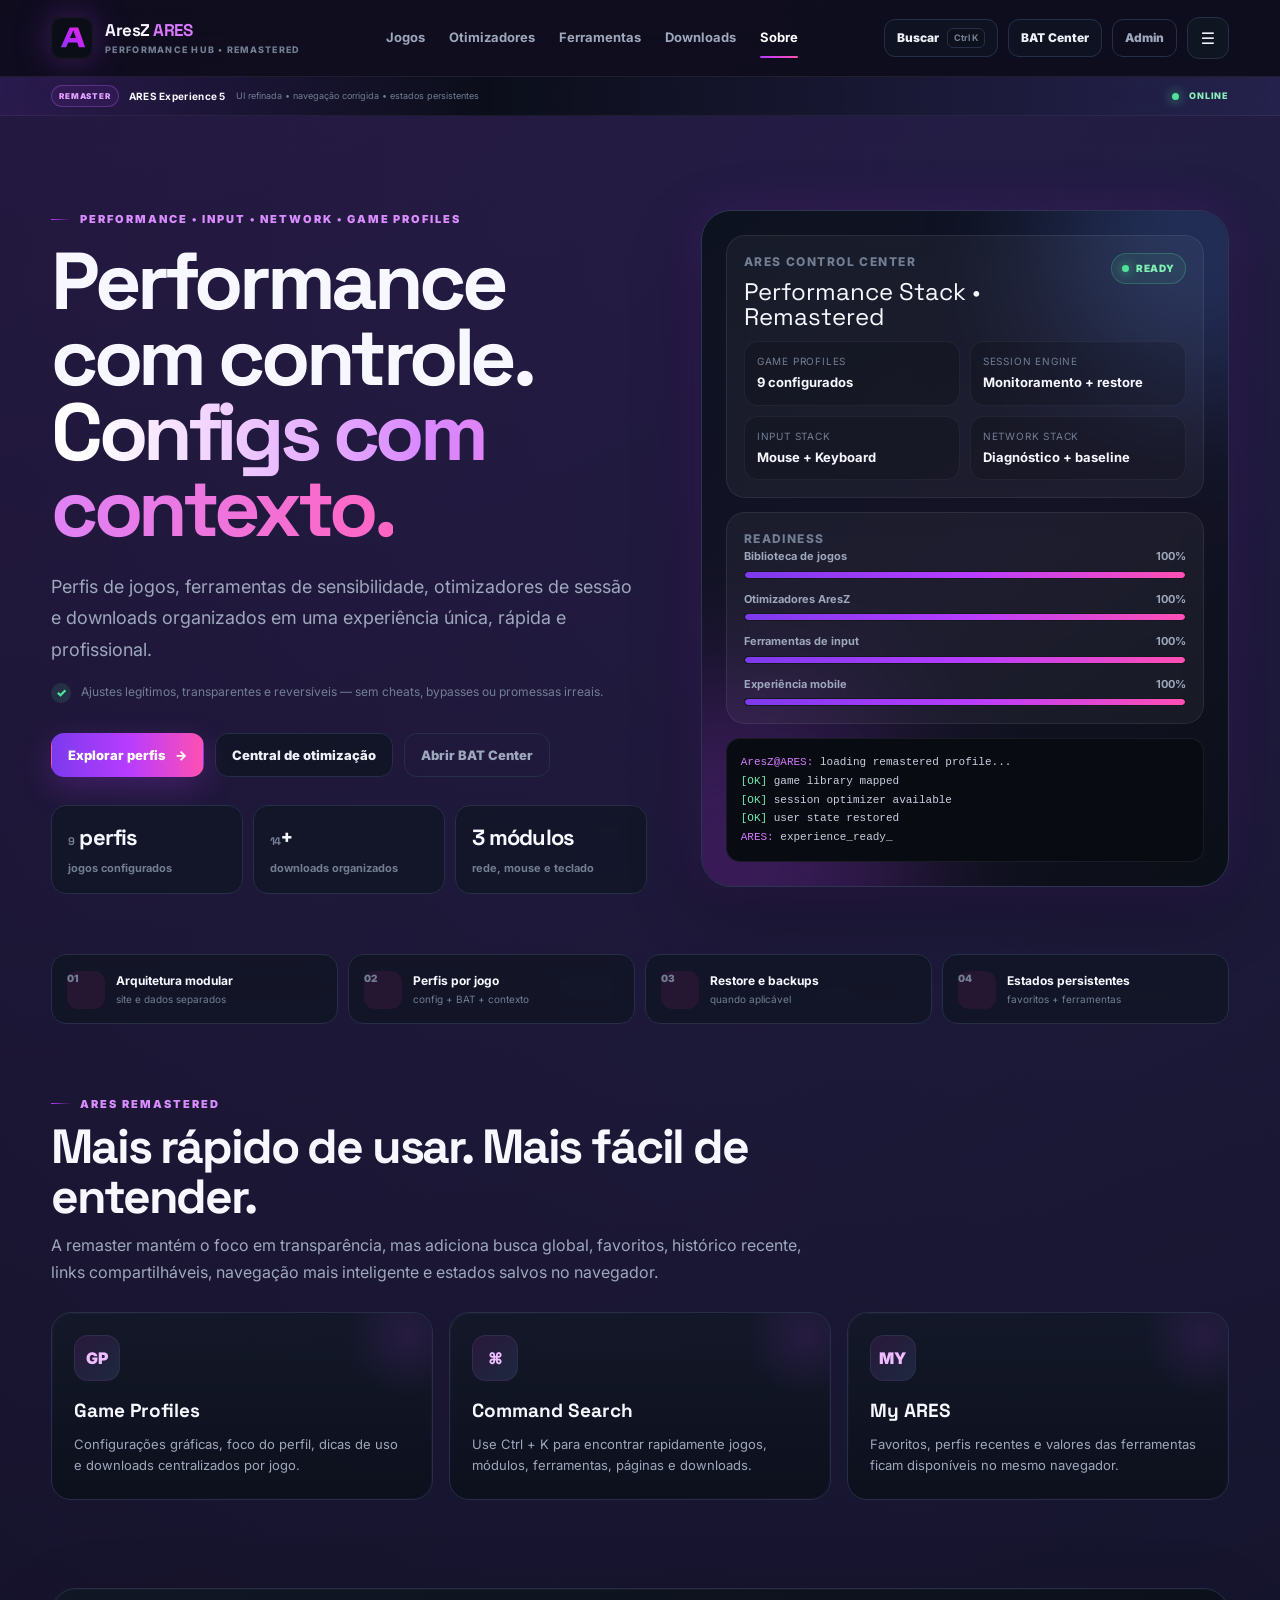
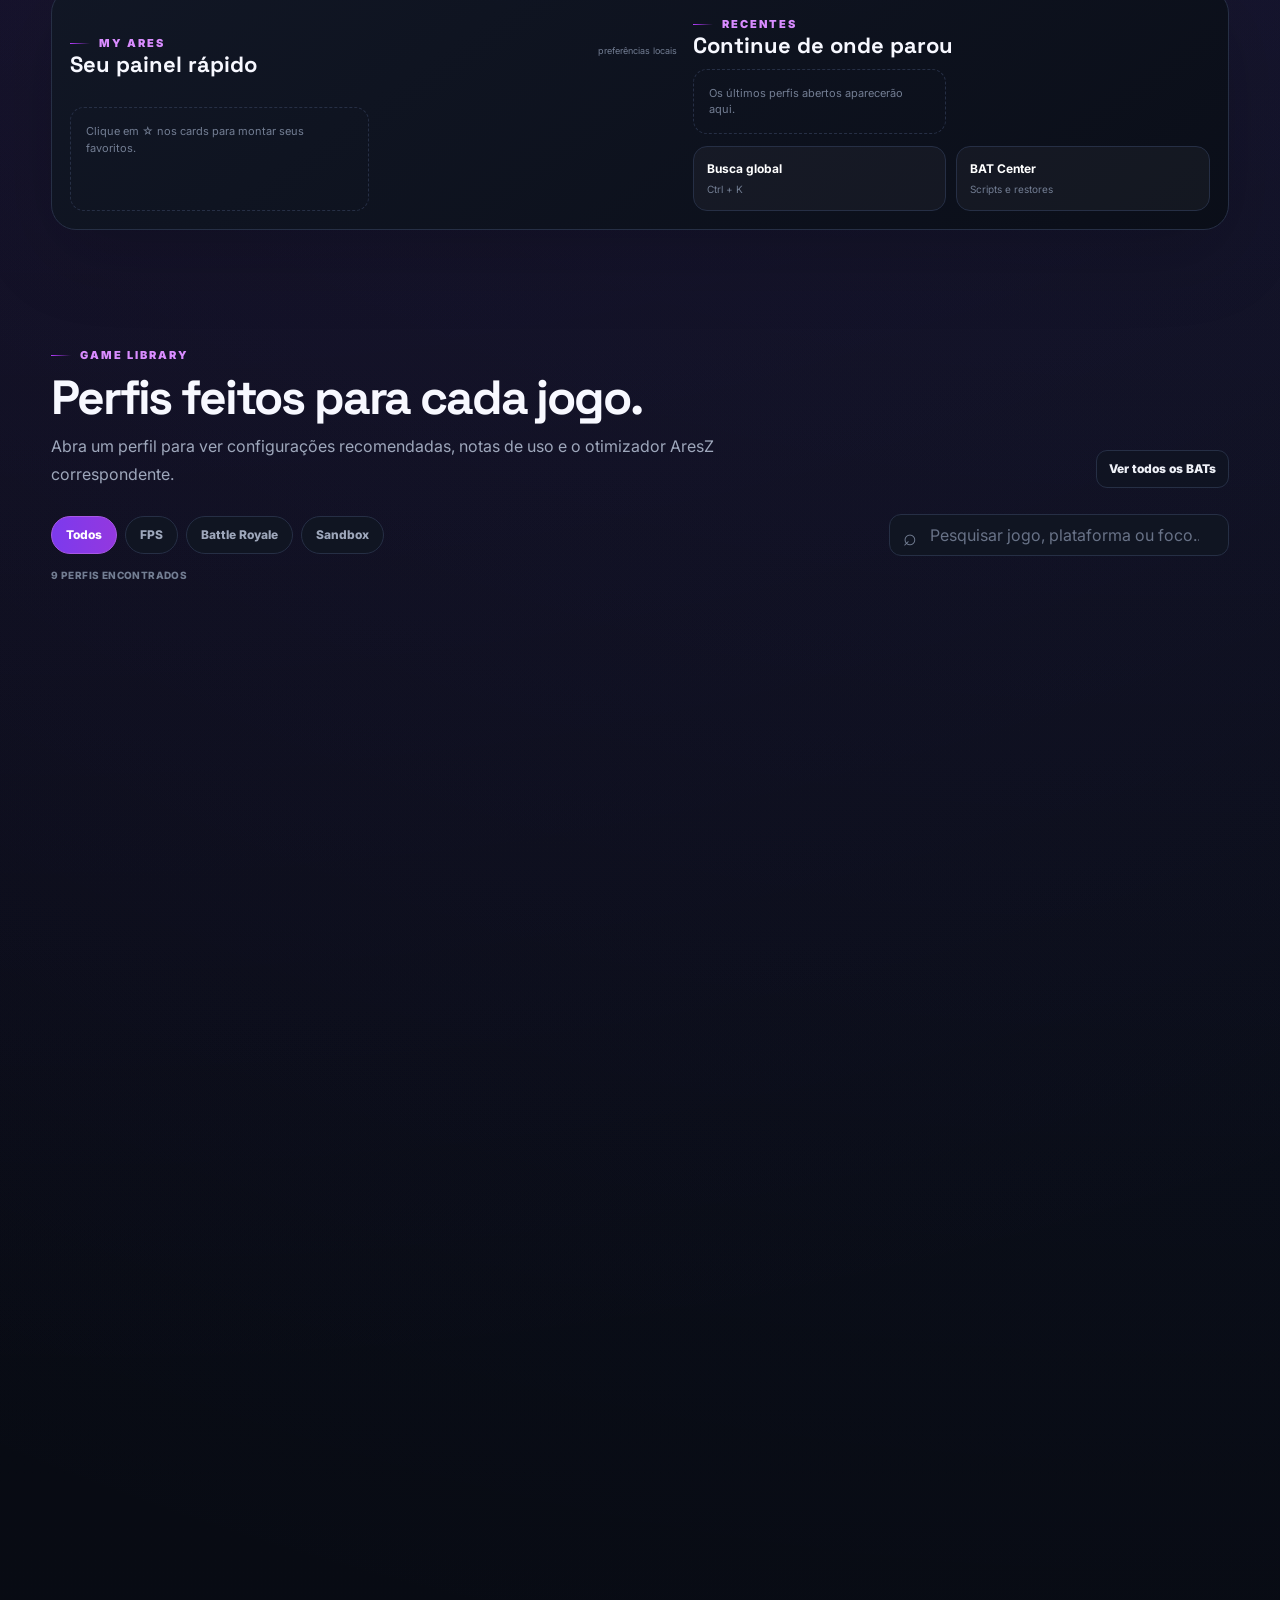
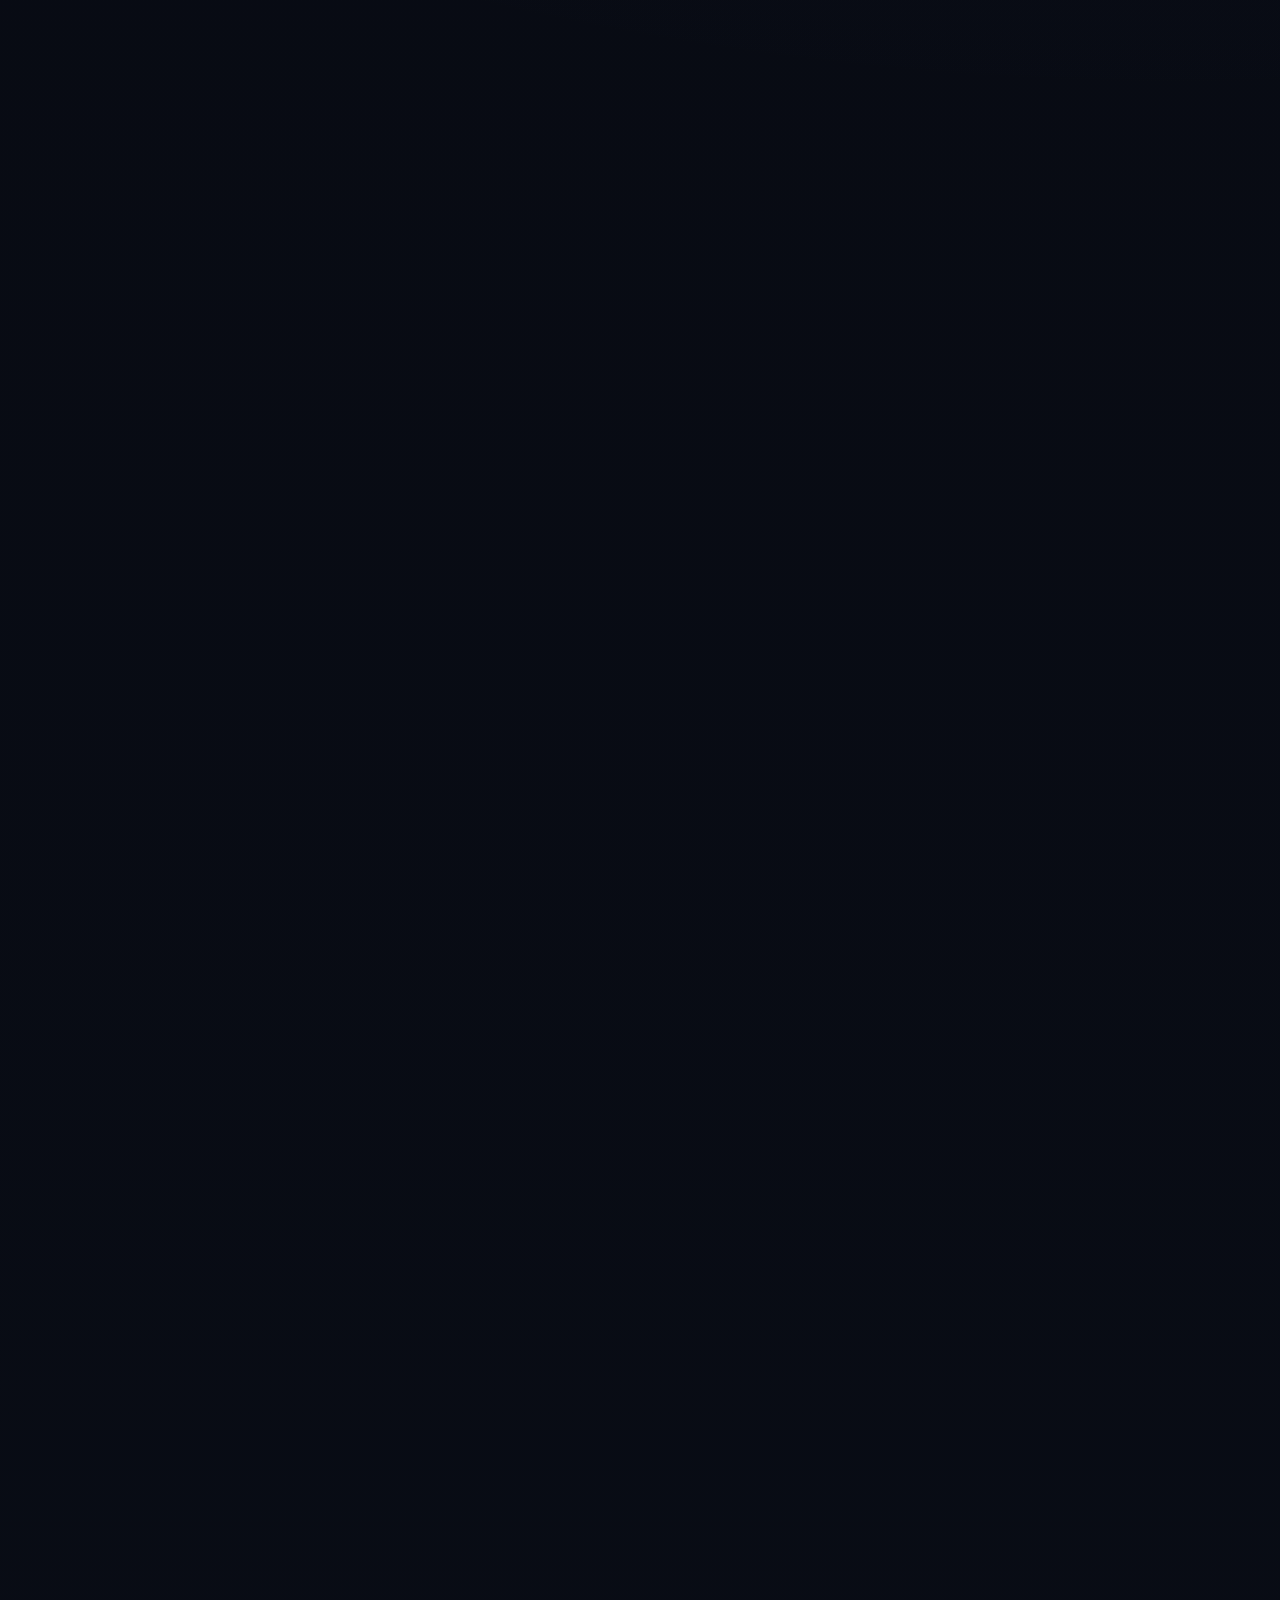
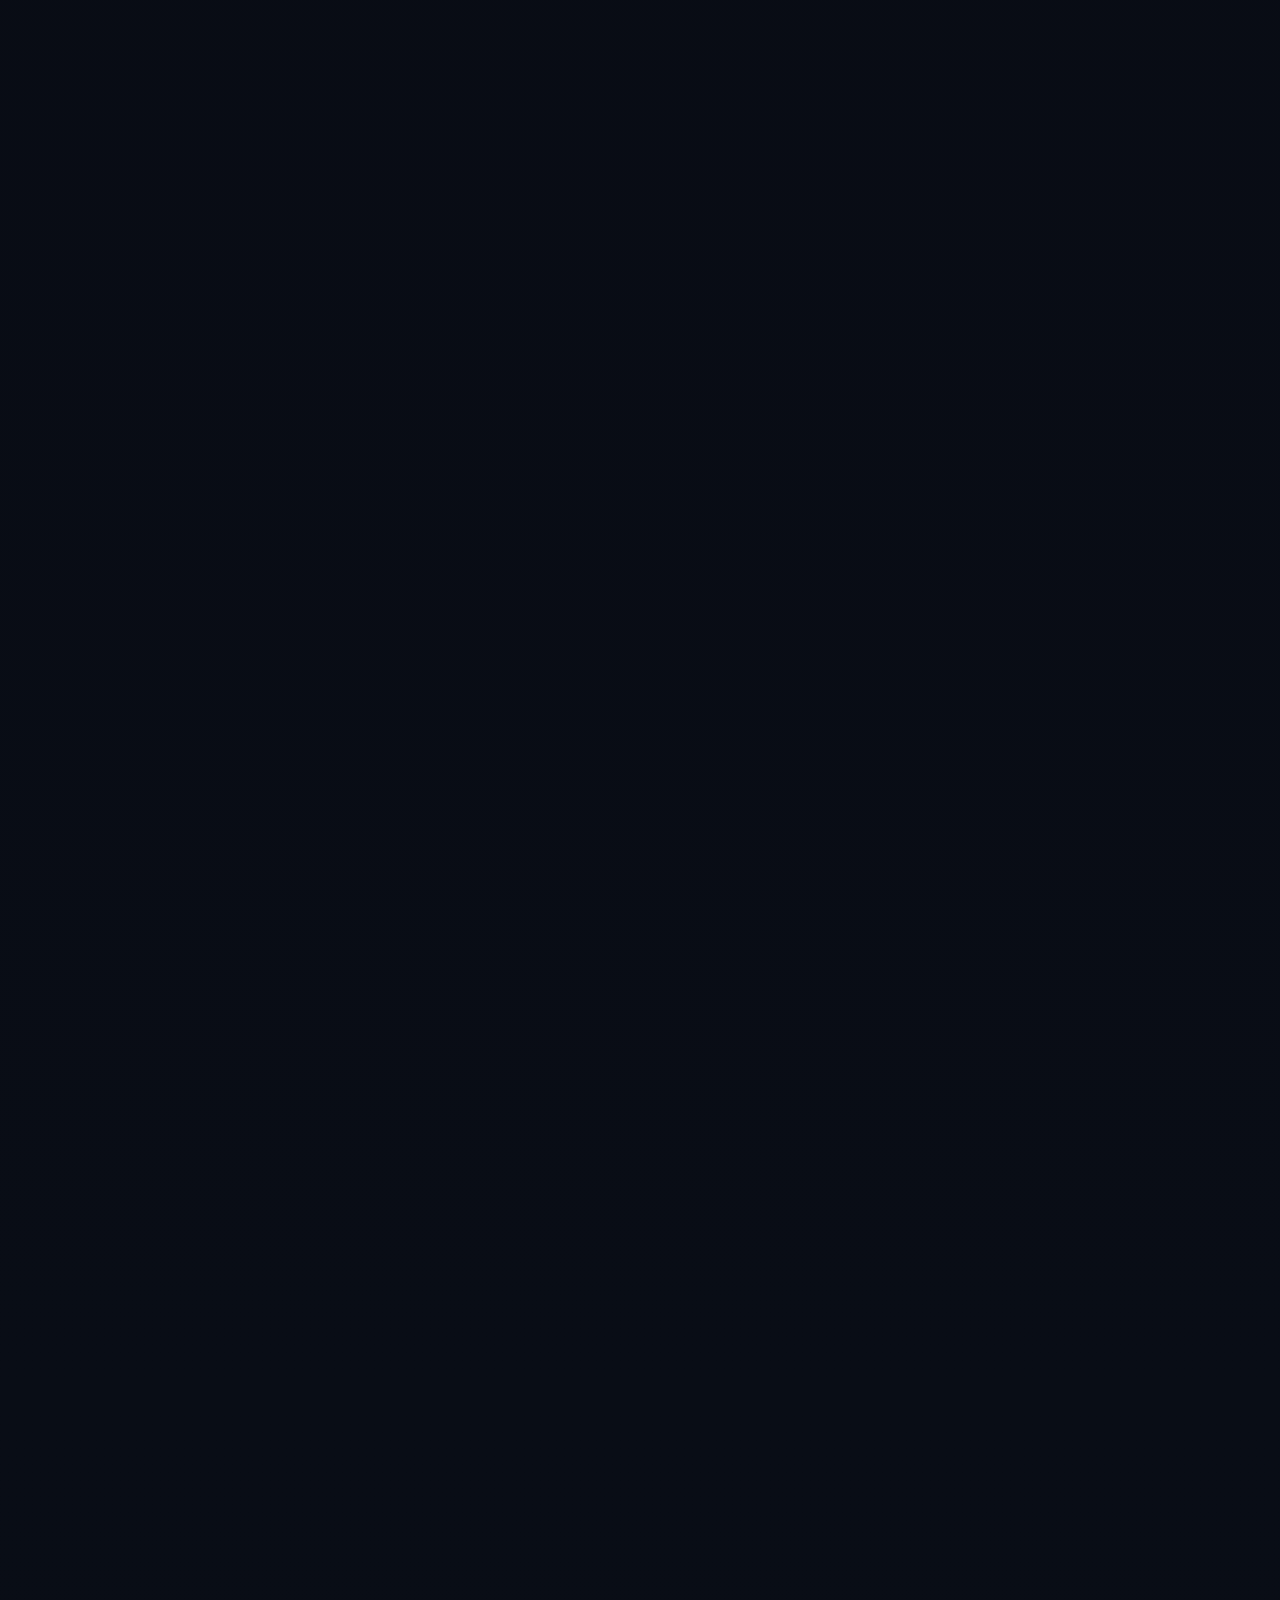
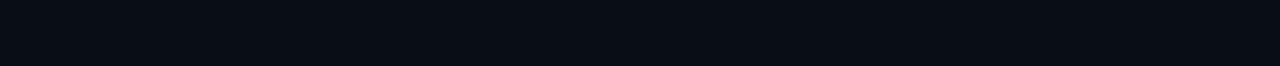
<file: index.html>
<!doctype html>
<html lang="pt-BR">
<head>
  <meta charset="utf-8">
  <meta name="viewport" content="width=device-width,initial-scale=1">
  <meta name="theme-color" content="#070911">
  <meta name="description" content="ARES Performance Hub — perfis de jogos, otimizadores de sessão, rede, sensibilidade, teclado e ferramentas para Windows.">
  <meta name="color-scheme" content="dark">
  <meta name="robots" content="index,follow,max-image-preview:large">
  <meta name="application-name" content="ARES Performance Hub">
  <meta property="og:type" content="website">
  <meta property="og:title" content="ARES Performance Hub • AresZ">
  <meta property="og:description" content="Perfis de jogos, otimizadores AresZ, rede, input, downloads e ferramentas organizados em uma experiência profissional.">
  <meta property="og:url" content="https://areszjx.github.io/aresz-optimizer/">
  <meta property="og:site_name" content="ARES Performance Hub">
  <meta name="twitter:card" content="summary">
  <link rel="canonical" href="https://areszjx.github.io/aresz-optimizer/">
  <link rel="preconnect" href="https://fonts.googleapis.com">
  <link rel="preconnect" href="https://fonts.gstatic.com" crossorigin>
  <title>ARES Performance Hub • AresZ</title>
  <link rel="icon" type="image/svg+xml" href="assets/ares-mark.svg">
  <link rel="stylesheet" href="assets/styles.css?v=5.0.0">
  <link rel="stylesheet" href="assets/premium.css?v=5.0.0">
  <style>.game-cover,.modal-hero{background-blend-mode:soft-light,normal;background-color:#0b0f18}</style>
</head>
<body>
<header class="site-header">
  <div class="shell navbar">
    <a class="brand" href="#top" aria-label="ARES Performance Hub - início">
      <img src="assets/ares-mark.svg" alt="">
      <span class="brand-copy"><strong>AresZ <span>ARES</span></strong><small>Performance Hub • Remastered</small></span>
    </a>
    <nav class="nav-links" aria-label="Navegação principal">
      <a href="#games">Jogos</a>
      <a href="#optimizers">Otimizadores</a>
      <a href="#tools">Ferramentas</a>
      <a href="#downloads">Downloads</a>
      <a href="#about">Sobre</a>
    </nav>
    <div class="nav-actions">
      <a class="btn btn-secondary btn-sm desktop-only" href="bats.html">BAT Center</a>
      <a class="btn btn-ghost btn-sm desktop-only" href="admin.html">Admin</a>
      <button class="icon-btn mobile-toggle" id="mobileToggle" type="button" aria-label="Abrir menu" aria-expanded="false">☰</button>
    </div>
    <nav class="mobile-menu" id="mobileMenu" aria-label="Menu mobile">
      <a href="#games">Jogos</a><a href="#optimizers">Otimizadores</a><a href="#tools">Ferramentas</a><a href="#downloads">Downloads</a><a href="bats.html">BAT Center</a><a href="admin.html">Admin</a>
    </nav>
  </div>
</header>

<main id="top">
  <div class="shell">
    <section class="hero">
      <div class="hero-copy">
        <div class="eyebrow" id="heroEyebrow">PERFORMANCE • INPUT • NETWORK • GAME PROFILES</div>
        <h1 id="heroTitle">Performance com controle. <span class="gradient-text">Configs com contexto.</span></h1>
        <p id="heroText">Perfis de jogos, ferramentas de sensibilidade, otimizadores de sessão e downloads organizados em uma experiência única, rápida e profissional.</p>
        <div class="hero-note" id="heroNote">Ajustes legítimos, transparentes e reversíveis — sem cheats, bypasses ou promessas irreais.</div>
        <div class="hero-actions">
          <a class="btn btn-primary" href="#games">Explorar perfis <span aria-hidden="true">→</span></a>
          <a class="btn btn-secondary" href="#optimizers">Central de otimização</a>
          <a class="btn btn-ghost" href="bats.html">Abrir BAT Center</a>
        </div>
        <div class="hero-metrics">
          <div class="metric"><strong><span class="js-game-count">9</span> perfis</strong><span>jogos configurados</span></div>
          <div class="metric"><strong><span class="js-download-count">14</span>+</strong><span>downloads organizados</span></div>
          <div class="metric"><strong>3 módulos</strong><span>rede, mouse e teclado</span></div>
        </div>
      </div>

      <aside class="control-center reveal" aria-label="Resumo da plataforma ARES">
        <div class="control-grid">
          <div class="control-card">
            <div class="control-top">
              <div><div class="kicker">ARES CONTROL CENTER</div><div class="control-title">Performance Stack • Remastered</div></div>
              <span class="status-pill"><i class="status-dot"></i> ready</span>
            </div>
            <div class="module-list">
              <div class="module-row"><small>Game profiles</small><strong><span class="js-game-count">9</span> configurados</strong></div>
              <div class="module-row"><small>Session engine</small><strong>Monitoramento + restore</strong></div>
              <div class="module-row"><small>Input stack</small><strong>Mouse + Keyboard</strong></div>
              <div class="module-row"><small>Network stack</small><strong>Diagnóstico + baseline</strong></div>
            </div>
          </div>
          <div class="control-card">
            <div class="kicker">READINESS</div>
            <div class="progress-stack">
              <div class="progress-line"><div class="progress-meta"><span>Biblioteca de jogos</span><span>100%</span></div><div class="progress"><span style="width:100%"></span></div></div>
              <div class="progress-line"><div class="progress-meta"><span>Otimizadores AresZ</span><span>100%</span></div><div class="progress"><span style="width:100%"></span></div></div>
              <div class="progress-line"><div class="progress-meta"><span>Ferramentas de input</span><span>100%</span></div><div class="progress"><span style="width:100%"></span></div></div>
              <div class="progress-line"><div class="progress-meta"><span>Experiência mobile</span><span>100%</span></div><div class="progress"><span style="width:100%"></span></div></div>
            </div>
          </div>
          <div class="command-preview" aria-label="Exemplo de status ARES">
            <div><span class="prompt">AresZ@ARES:</span> loading remastered profile...</div>
            <div><span class="ok">[OK]</span> game library mapped</div>
            <div><span class="ok">[OK]</span> session optimizer available</div>
            <div><span class="ok">[OK]</span> user state restored</div>
            <div><span class="prompt">ARES:</span> experience_ready_</div>
          </div>
        </div>
      </aside>
    </section>

    <section class="trust-strip" aria-label="Recursos principais">
      <div class="trust-item"><span class="trust-icon">01</span><div><strong>Arquitetura modular</strong><span>site e dados separados</span></div></div>
      <div class="trust-item"><span class="trust-icon">02</span><div><strong>Perfis por jogo</strong><span>config + BAT + contexto</span></div></div>
      <div class="trust-item"><span class="trust-icon">03</span><div><strong>Restore e backups</strong><span>quando aplicável</span></div></div>
      <div class="trust-item"><span class="trust-icon">04</span><div><strong>Estados persistentes</strong><span>favoritos + ferramentas</span></div></div>
    </section>
  </div>

  <section class="section-compact">
    <div class="shell">
      <div class="section-head">
        <div class="section-copy"><div class="eyebrow">ARES REMASTERED</div><h2>Mais rápido de usar. Mais fácil de entender.</h2><p>A remaster mantém o foco em transparência, mas adiciona busca global, favoritos, histórico recente, links compartilháveis, navegação mais inteligente e estados salvos no navegador.</p></div>
      </div>
      <div class="feature-grid">
        <article class="feature-card reveal"><div class="feature-icon">GP</div><h3>Game Profiles</h3><p>Configurações gráficas, foco do perfil, dicas de uso e downloads centralizados por jogo.</p></article>
        <article class="feature-card reveal"><div class="feature-icon">⌘</div><h3>Command Search</h3><p>Use Ctrl + K para encontrar rapidamente jogos, módulos, ferramentas, páginas e downloads.</p></article>
        <article class="feature-card reveal"><div class="feature-icon">MY</div><h3>My ARES</h3><p>Favoritos, perfis recentes e valores das ferramentas ficam disponíveis no mesmo navegador.</p></article>
      </div>
    </div>
  </section>

  <section class="section" id="games">
    <div class="shell">
      <div class="section-head">
        <div class="section-copy"><div class="eyebrow">GAME LIBRARY</div><h2>Perfis feitos para cada jogo.</h2><p>Abra um perfil para ver configurações recomendadas, notas de uso e o otimizador AresZ correspondente.</p></div>
        <div class="section-actions"><a class="btn btn-secondary btn-sm" href="bats.html#games">Ver todos os BATs</a></div>
      </div>
      <div class="library-toolbar">
        <div class="chips" id="gameChips"></div>
        <label class="search-wrap"><span class="sr-only" style="position:absolute;left:-9999px">Pesquisar jogo</span><input id="gameSearch" type="search" placeholder="Pesquisar jogo, plataforma ou foco..."></label>
      </div>
      <div class="game-grid" id="gameGrid"></div>
    </div>
  </section>

  <section class="section" id="optimizers">
    <div class="shell">
      <div class="section-head">
        <div class="section-copy"><div class="eyebrow">OPTIMIZER SUITE</div><h2>Rede e input em módulos separados.</h2><p>Cada ferramenta tem uma função clara. Você escolhe exatamente o que quer aplicar, diagnosticar ou restaurar.</p></div>
        <div class="section-actions"><a class="btn btn-secondary btn-sm" href="bats.html">Abrir documentação dos BATs</a></div>
      </div>
      <div class="optimizer-grid" id="optimizerGrid"></div>
    </div>
  </section>

  <section class="section" id="tools">
    <div class="shell">
      <div class="section-head"><div class="section-copy"><div class="eyebrow">PERFORMANCE LAB</div><h2>Ferramentas rápidas para calibrar o setup.</h2><p>Os valores agora ficam salvos localmente no navegador para você continuar de onde parou.</p></div></div>
      <div class="tool-grid">
        <article class="tool-card reveal"><h3>Calculadora de eDPI</h3><p>Compare sensibilidades usando DPI × sensibilidade.</p><div class="field"><label for="dpi">DPI</label><input id="dpi" type="number" min="1" value="800"></div><div class="field"><label for="sens">Sensibilidade</label><input id="sens" type="number" step="0.01" value="1"></div><div class="tool-result"><span>eDPI</span><strong id="edpi">800</strong></div></article>
        <article class="tool-card reveal"><h3>Multiplier Lab</h3><p>Teste rapidamente uma conversão por multiplicador.</p><div class="field"><label for="currentSens">Sens atual</label><input id="currentSens" type="number" step="0.01" value="1"></div><div class="field"><label for="multiplier">Multiplicador</label><input id="multiplier" type="number" step="0.001" value="0.314"></div><div class="tool-result"><span>Nova sens</span><strong id="convertedSens">0.314</strong></div></article>
        <article class="tool-card reveal"><h3>Frame Time Target</h3><p>Veja o tempo de quadro correspondente à sua meta de FPS.</p><div class="field"><label for="fpsTarget">FPS alvo</label><input id="fpsTarget" type="number" min="1" value="144"></div><div class="tool-result"><span>Frame time</span><strong id="frameTime">6.94 ms</strong></div><div class="hero-note" style="margin-top:13px">Frame time mais consistente costuma ser mais importante do que picos ocasionais de FPS.</div></article>
      </div>
    </div>
  </section>

  <section class="section" id="downloads">
    <div class="shell">
      <div class="section-head"><div class="section-copy"><div class="eyebrow">DOWNLOAD CENTER</div><h2>Downloads organizados, sem caça ao arquivo.</h2><p>Atalhos para os principais perfis e módulos. A biblioteca completa continua disponível no BAT Center.</p></div><div class="section-actions"><a class="btn btn-primary btn-sm" href="bats.html">Ver central completa</a></div></div>
      <div class="download-grid" id="downloadGrid"></div>
    </div>
  </section>

  <section class="section" id="about">
    <div class="shell info-grid">
      <article class="info-card reveal"><div class="eyebrow">ARES STANDARD</div><h3>Profissional no visual e responsável no que executa.</h3><p>O ARES centraliza otimizações e perfis de forma legível. Os scripts evitam prioridade Realtime, desativação indiscriminada de segurança e modificações de recoil ou anti-cheat.</p><div class="checks"><div class="check">Perfis por jogo com contexto</div><div class="check">Menus AresZ nos BATs</div><div class="check">Backups e restores quando aplicável</div><div class="check">Interface responsiva e acessível</div></div></article>
      <article class="info-card faq-list reveal"><div class="eyebrow">FAQ</div><h3>Dúvidas rápidas</h3><div id="faqList"></div></article>
    </div>
  </section>
</main>

<footer class="site-footer">
  <div class="shell footer-grid">
    <div><a class="brand" href="#top"><img src="assets/ares-mark.svg" alt=""><span class="brand-copy"><strong>AresZ <span>ARES</span></strong><small>Performance Hub • Remastered</small></span></a><div class="footer-copy">Perfis de jogos, otimizadores de sessão, rede e input organizados em uma interface única. Feito para Windows e pensado para ser transparente sobre o que cada ferramenta faz.</div></div>
    <nav class="footer-links" aria-label="Links do rodapé"><a href="#games">Jogos</a><a href="#optimizers">Otimizadores</a><a href="bats.html">BAT Center</a><a href="admin.html">Admin</a><a href="https://github.com/areszjx/aresz-optimizer" target="_blank" rel="noopener">GitHub ↗</a></nav>
  </div>
</footer>

<div class="modal" id="gameModal" role="dialog" aria-modal="true" aria-label="Perfil do jogo">
  <div class="modal-backdrop" data-close-modal></div>
  <div class="modal-dialog"><button class="modal-close" type="button" data-close-modal aria-label="Fechar">×</button><div id="gameModalContent"></div></div>
</div>

<script src="assets/site-data.js?v=5.0.0"></script>
<script src="assets/app.js?v=5.0.0"></script>
<script src="assets/premium.js?v=5.0.0"></script>
</body>
</html>
</file>
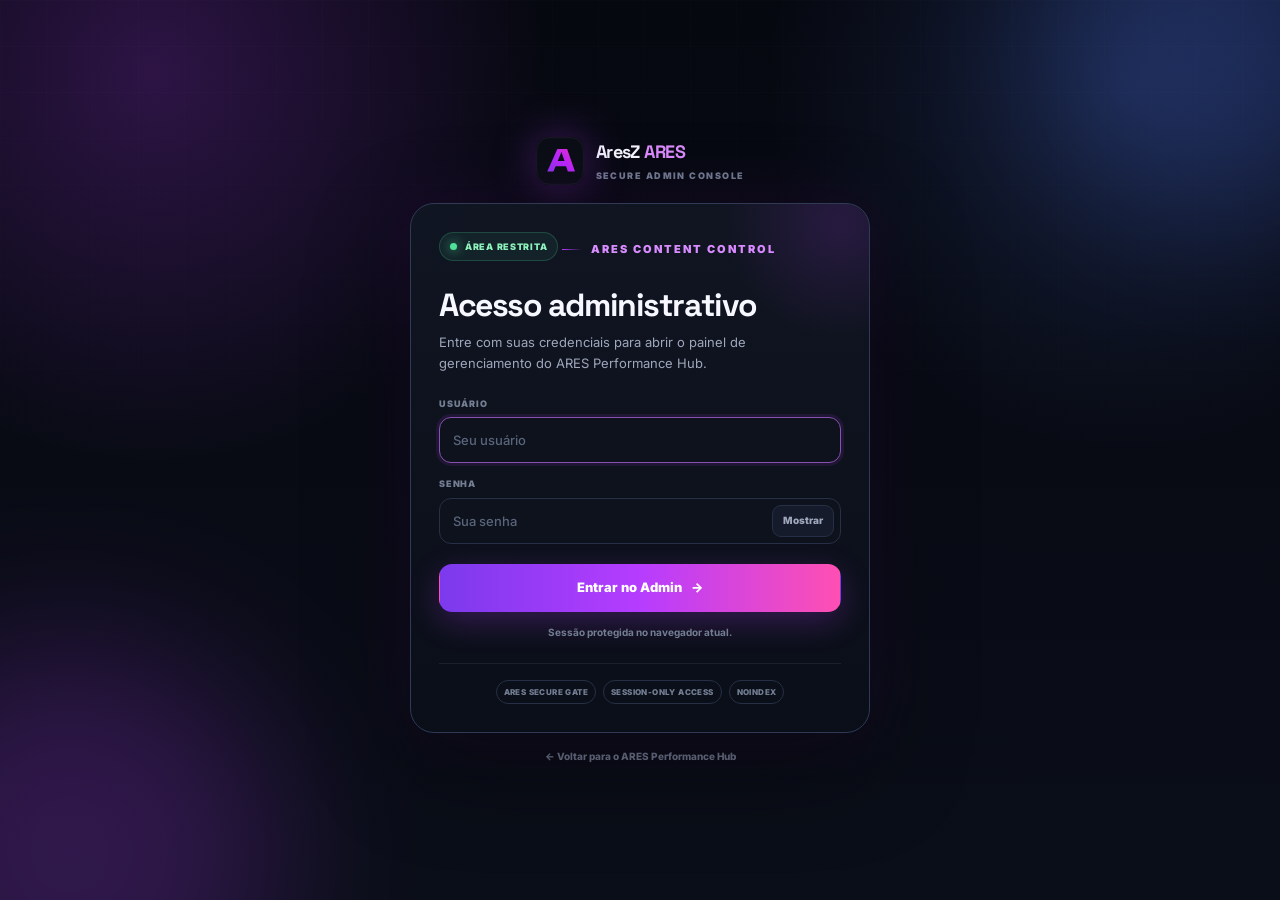
<file: admin.html>
<!doctype html>
<html lang="pt-BR">
<head>
  <meta charset="utf-8">
  <meta name="viewport" content="width=device-width,initial-scale=1">
  <meta name="theme-color" content="#070911">
  <meta name="robots" content="noindex,nofollow">
  <meta name="color-scheme" content="dark">
  <title>ARES Admin • AresZ</title>
  <link rel="icon" type="image/svg+xml" href="assets/ares-mark.svg">
  <link rel="stylesheet" href="assets/styles.css?v=5.0.0">
  <link rel="stylesheet" href="assets/admin.css?v=5.0.0">
  <link rel="stylesheet" href="assets/admin-remaster.css?v=5.0.0">
</head>
<body class="admin-body admin-locked">

<section class="admin-login-gate" id="adminLoginGate" aria-label="Login do ARES Admin">
  <div class="admin-login-orb admin-login-orb-one"></div>
  <div class="admin-login-orb admin-login-orb-two"></div>
  <div class="admin-login-shell">
    <div class="admin-login-brand">
      <img src="assets/ares-mark.svg" alt="">
      <div><strong>AresZ <span>ARES</span></strong><small>SECURE ADMIN CONSOLE</small></div>
    </div>
    <div class="admin-login-card">
      <div class="admin-login-badge"><i></i> Área restrita</div>
      <div class="eyebrow">ARES CONTENT CONTROL</div>
      <h1>Acesso administrativo</h1>
      <p>Entre com suas credenciais para abrir o painel de gerenciamento do ARES Performance Hub.</p>
      <form id="adminLoginForm" autocomplete="off">
        <label class="admin-login-label" for="adminUsername">Usuário
          <input id="adminUsername" name="username" type="text" inputmode="text" autocomplete="username" placeholder="Seu usuário" required>
        </label>
        <label class="admin-login-label" for="adminPassword">Senha
          <span class="admin-password-wrap">
            <input id="adminPassword" name="password" type="password" autocomplete="current-password" placeholder="Sua senha" required>
            <button id="toggleAdminPassword" class="admin-password-toggle" type="button" aria-pressed="false">Mostrar</button>
          </span>
        </label>
        <button class="btn btn-primary admin-login-submit" id="adminLoginSubmit" type="submit">Entrar no Admin <span aria-hidden="true">→</span></button>
        <div class="admin-login-status" id="adminLoginStatus" role="status" aria-live="polite">Sessão protegida no navegador atual.</div>
      </form>
      <div class="admin-login-meta"><span>ARES Secure Gate</span><span>Session-only access</span><span>Noindex</span></div>
    </div>
    <a class="admin-login-back" href="index.html">← Voltar para o ARES Performance Hub</a>
  </div>
</section>

<div id="adminApp" hidden aria-hidden="true">
<header class="admin-top">
  <div class="admin-shell admin-nav">
    <a class="brand" href="index.html"><img src="assets/ares-mark.svg" alt=""><span class="brand-copy"><strong>AresZ <span>ADMIN</span></strong><small>ARES Performance Hub • Remastered</small></span></a>
    <div class="admin-actions"><a class="btn btn-secondary btn-sm desktop-only" href="index.html">Ver site</a><a class="btn btn-secondary btn-sm desktop-only" href="bats.html">BAT Center</a><button class="btn btn-secondary btn-sm" id="previewBtn" type="button">Preview</button><button class="btn btn-primary btn-sm" id="savePreviewBtn" type="button">Salvar preview</button><button class="btn btn-ghost btn-sm" id="adminLogoutBtn" type="button">Sair</button></div>
  </div>
</header>

<main class="admin-shell admin-main">
  <section class="admin-hero">
    <div><div class="eyebrow">ARES CONTENT CONTROL</div><h1>Painel de Administração</h1><div class="muted">Edite o conteúdo, filtre perfis, teste em preview local e exporte a configuração em JSON.</div></div>
    <div class="admin-stats"><div class="admin-stat"><strong id="statGames">0</strong><span>Jogos</span></div><div class="admin-stat"><strong id="statDownloads">0</strong><span>Downloads</span></div><div class="admin-stat"><strong id="statModules">0</strong><span>Módulos</span></div></div>
  </section>

  <div class="admin-notice">O GitHub Pages é estático. “Salvar preview” grava somente neste navegador e o botão Preview abre <code>index.html?preview=1</code>. Para publicar para todos, exporte a configuração ou peça para atualizar o repositório.</div>

  <div class="admin-layout">
    <aside class="admin-sidebar">
      <section class="admin-panel">
        <h2>Site & Marca</h2>
        <label class="admin-label">Owner / assinatura<input id="brandOwner"></label>
        <label class="admin-label">Nome do produto<input id="brandName"></label>
        <label class="admin-label">Eyebrow<input id="brandEyebrow"></label>
        <label class="admin-label">Título principal<textarea id="heroTitleAdmin"></textarea></label>
        <label class="admin-label">Descrição principal<textarea id="heroTextAdmin"></textarea></label>
        <label class="admin-label">Nota abaixo do hero<textarea id="heroNoteAdmin"></textarea></label>
        <label class="admin-label">Versão<input id="versionAdmin"></label>
        <label class="admin-label">Categorias (ID|Nome)<textarea id="categoriesAdmin"></textarea></label>
        <div class="admin-buttons"><button class="btn btn-primary btn-sm" id="applySiteBtn" type="button">Aplicar campos</button></div>
      </section>

      <section class="admin-panel">
        <h3>Configuração</h3>
        <div class="admin-buttons two"><button class="btn btn-secondary btn-sm" id="exportBtn" type="button">Exportar JSON</button><button class="btn btn-secondary btn-sm" id="importBtn" type="button">Importar JSON</button></div>
        <div class="admin-buttons"><button class="btn btn-secondary btn-sm" id="copyJsonBtn" type="button">Copiar JSON</button><button class="btn btn-sm danger-button" id="resetBtn" type="button">Restaurar preview</button></div>
        <input class="admin-file-input" id="importFile" type="file" accept="application/json,.json">
        <div class="admin-divider"></div>
        <textarea class="admin-json" id="jsonAdmin" spellcheck="false"></textarea>
        <div class="admin-buttons"><button class="btn btn-secondary btn-sm" id="applyJsonBtn" type="button">Aplicar JSON manual</button></div>
      </section>
    </aside>

    <section class="admin-content">
      <div class="admin-section-head">
        <div><h2>Conteúdo do Hub</h2><p>Use as abas para editar os perfis e módulos sem tocar no código.</p></div>
        <div class="admin-tabs"><button class="admin-tab active" type="button" data-admin-tab="games">Jogos</button><button class="admin-tab" type="button" data-admin-tab="modules">Otimizadores</button></div>
      </div>

      <div class="admin-view" data-admin-view="games">
        <div class="admin-section-head"><div><h2>Game Profiles</h2><p>Nome, capa, plataforma, configurações, dicas e downloads.</p></div><button class="btn btn-primary btn-sm" id="addGameBtn" type="button">+ Adicionar jogo</button></div>
        <div class="admin-content" id="gamesEditor"></div>
      </div>

      <div class="admin-view" data-admin-view="modules" hidden>
        <div class="admin-section-head"><div><h2>Optimizer Suite</h2><p>Internet, mouse/sensibilidade e teclado.</p></div></div>
        <div class="admin-content" id="modulesEditor"></div>
      </div>
    </section>
  </div>
</main>

<div class="admin-toast" id="adminToast">Salvo</div>
</div>

<script src="assets/admin-auth.js?v=5.0.0"></script>
<script src="assets/site-data.js?v=5.0.0"></script>
<script src="assets/admin.js?v=5.0.0"></script>
<script src="assets/admin-remaster.js?v=5.0.0"></script>
</body>
</html>
</file>
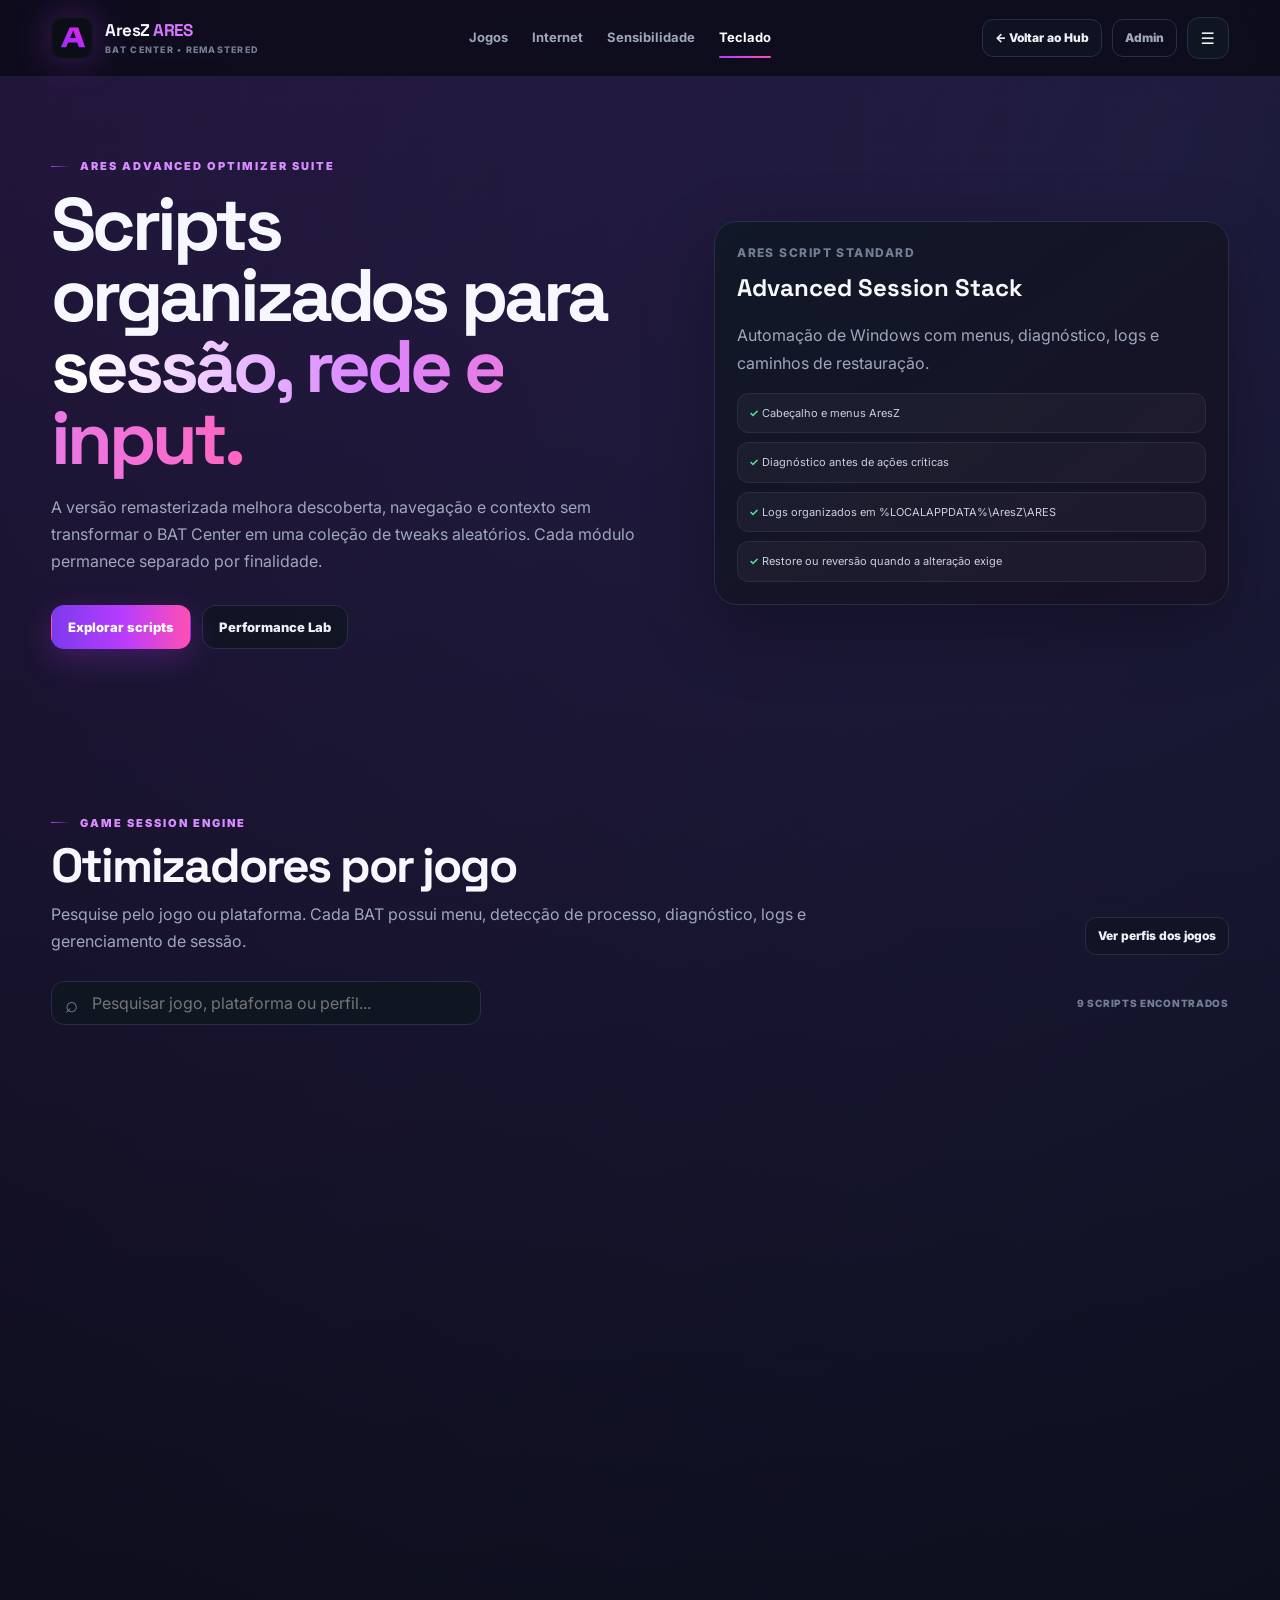
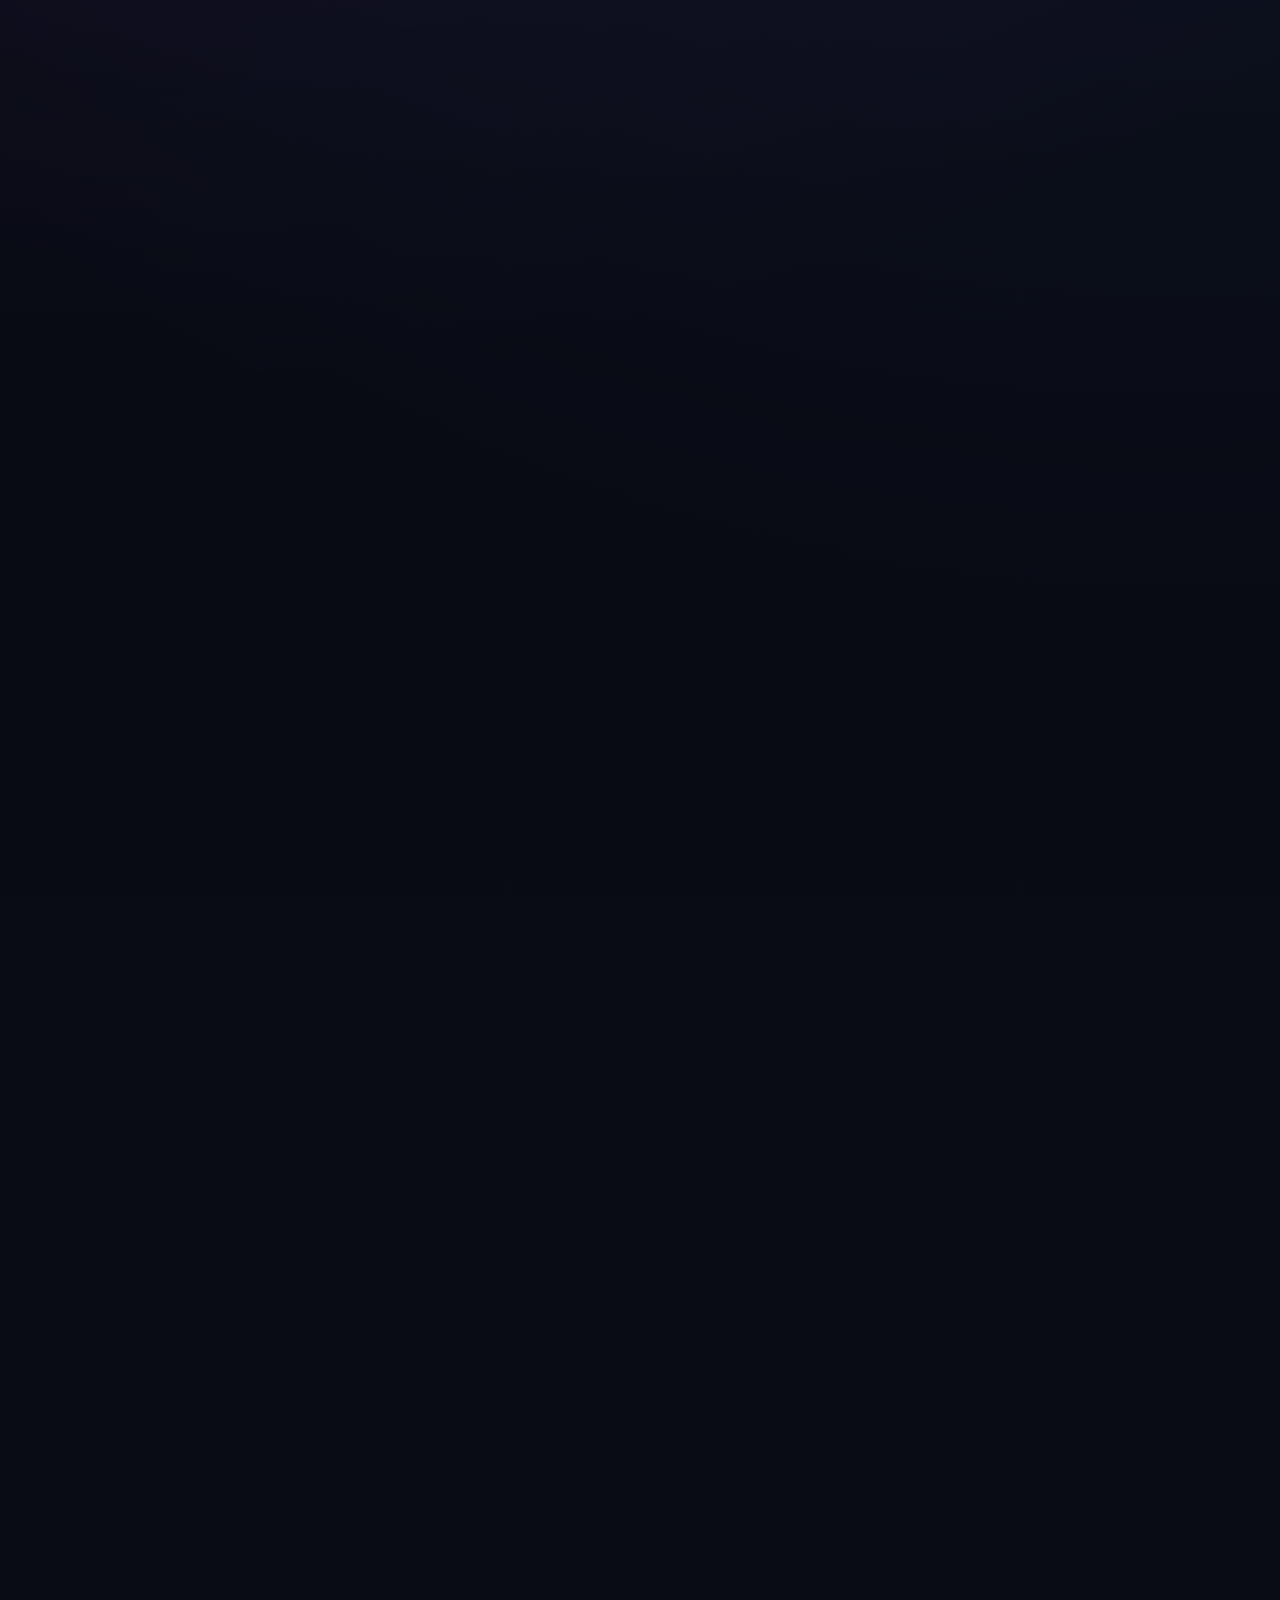
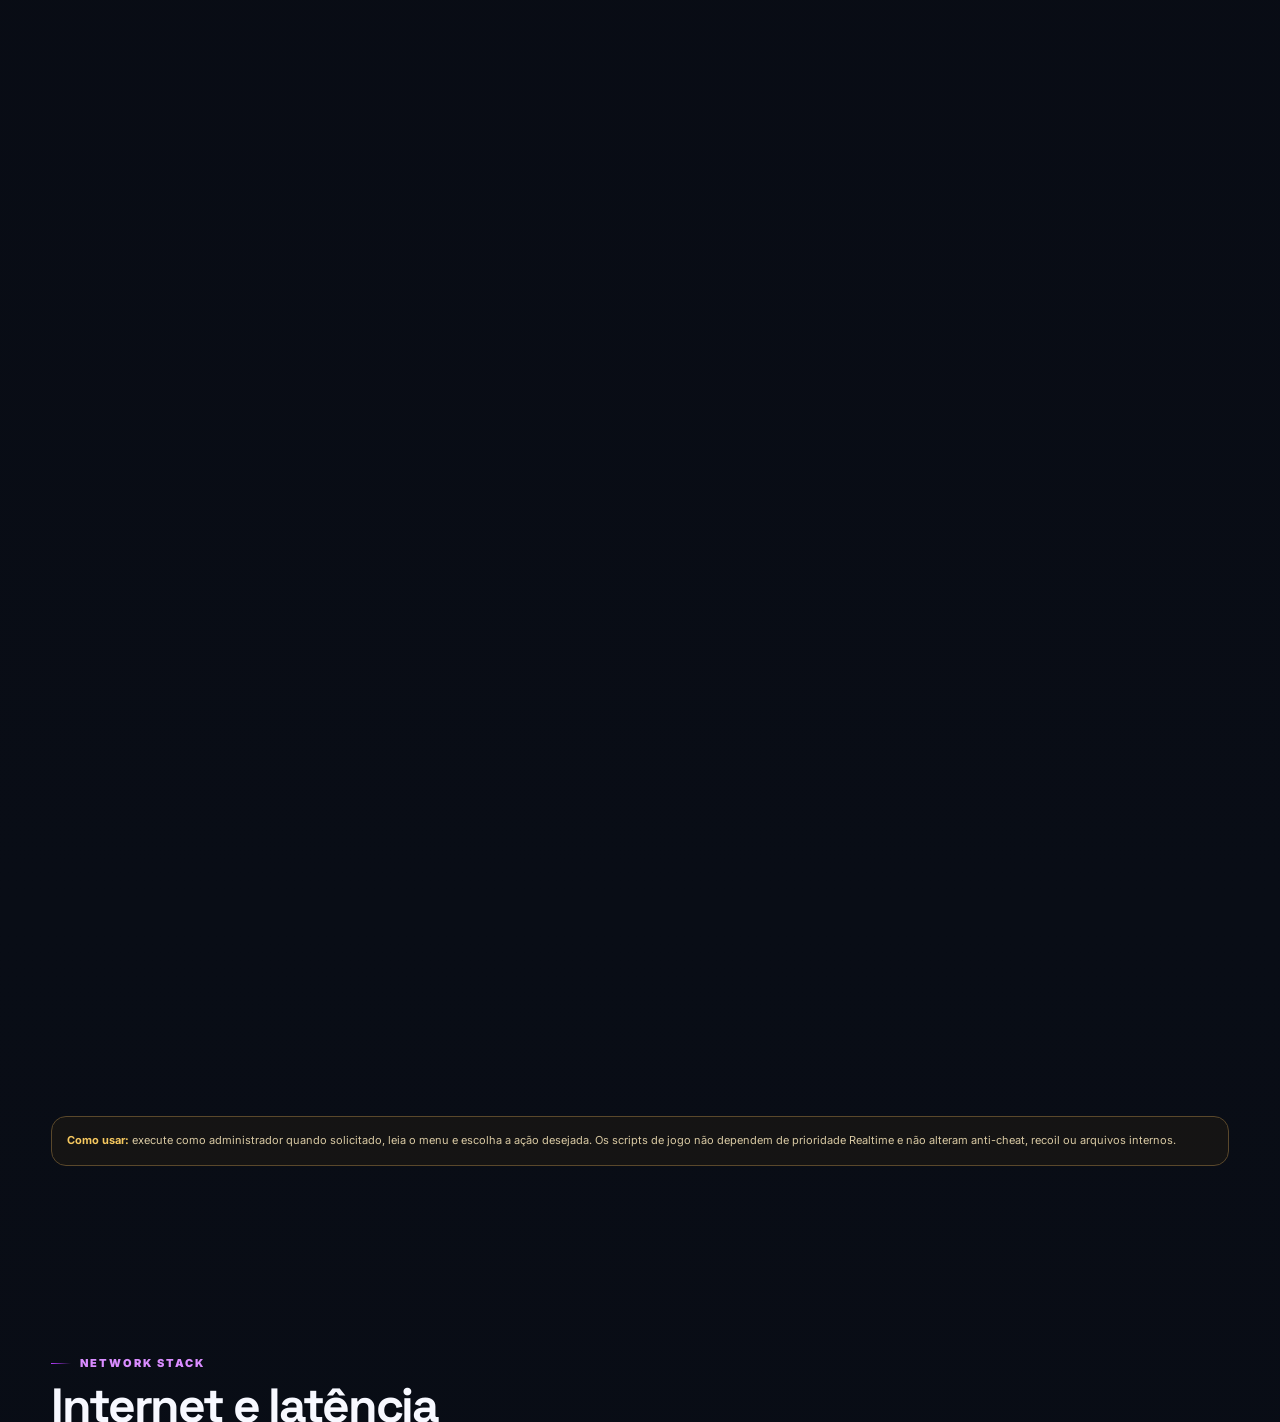
<file: bats.html>
<!doctype html>
<html lang="pt-BR">
<head>
  <meta charset="utf-8">
  <meta name="viewport" content="width=device-width,initial-scale=1">
  <meta name="theme-color" content="#070911">
  <meta name="description" content="ARES BAT Center — otimizadores AresZ para jogos, rede, mouse, sensibilidade e teclado.">
  <meta name="color-scheme" content="dark">
  <title>ARES BAT Center • AresZ</title>
  <link rel="icon" type="image/svg+xml" href="assets/ares-mark.svg">
  <link rel="stylesheet" href="assets/styles.css?v=5.0.0">
  <link rel="stylesheet" href="assets/premium.css?v=5.0.0">
</head>
<body>
<header class="site-header">
  <div class="shell navbar">
    <a class="brand" href="index.html"><img src="assets/ares-mark.svg" alt=""><span class="brand-copy"><strong>AresZ <span>ARES</span></strong><small>BAT Center • Remastered</small></span></a>
    <nav class="nav-links" aria-label="Navegação do BAT Center"><a href="#games">Jogos</a><a href="#network">Internet</a><a href="#mouse">Sensibilidade</a><a href="#keyboard">Teclado</a></nav>
    <div class="nav-actions"><a class="btn btn-secondary btn-sm desktop-only" href="index.html">← Voltar ao Hub</a><a class="btn btn-ghost btn-sm desktop-only" href="admin.html">Admin</a><button class="icon-btn mobile-toggle" id="mobileToggle" type="button" aria-label="Abrir menu" aria-expanded="false">☰</button></div>
    <nav class="mobile-menu" id="mobileMenu" aria-label="Menu mobile"><a href="#games">Jogos</a><a href="#network">Internet</a><a href="#mouse">Sensibilidade</a><a href="#keyboard">Teclado</a><a href="index.html">Voltar ao Hub</a></nav>
  </div>
</header>

<main>
  <section class="shell bats-hero">
    <div>
      <div class="eyebrow">ARES ADVANCED OPTIMIZER SUITE</div>
      <h1>Scripts organizados para <span class="gradient-text">sessão, rede e input.</span></h1>
      <p>A versão remasterizada melhora descoberta, navegação e contexto sem transformar o BAT Center em uma coleção de tweaks aleatórios. Cada módulo permanece separado por finalidade.</p>
      <div class="hero-actions"><a class="btn btn-primary" href="#games">Explorar scripts</a><a class="btn btn-secondary" href="index.html#tools">Performance Lab</a></div>
    </div>
    <aside class="suite-panel reveal">
      <div class="kicker">ARES SCRIPT STANDARD</div>
      <h3>Advanced Session Stack</h3>
      <p class="muted">Automação de Windows com menus, diagnóstico, logs e caminhos de restauração.</p>
      <div class="suite-list"><div><b>✓</b> Cabeçalho e menus AresZ</div><div><b>✓</b> Diagnóstico antes de ações críticas</div><div><b>✓</b> Logs organizados em %LOCALAPPDATA%\AresZ\ARES</div><div><b>✓</b> Restore ou reversão quando a alteração exige</div></div>
    </aside>
  </section>

  <section class="section category-anchor" id="games">
    <div class="shell">
      <div class="section-head"><div class="section-copy"><div class="eyebrow">GAME SESSION ENGINE</div><h2>Otimizadores por jogo</h2><p>Pesquise pelo jogo ou plataforma. Cada BAT possui menu, detecção de processo, diagnóstico, logs e gerenciamento de sessão.</p></div><div class="section-actions"><a class="btn btn-secondary btn-sm" href="index.html#games">Ver perfis dos jogos</a></div></div>
      <div class="bat-grid" id="gameBatGrid"></div>
      <div class="notice" style="margin-top:18px"><strong>Como usar:</strong> execute como administrador quando solicitado, leia o menu e escolha a ação desejada. Os scripts de jogo não dependem de prioridade Realtime e não alteram anti-cheat, recoil ou arquivos internos.</div>
    </div>
  </section>

  <section class="section category-anchor" id="network">
    <div class="shell">
      <div class="section-head"><div class="section-copy"><div class="eyebrow">NETWORK STACK</div><h2>Internet e latência</h2><p>Diagnóstico de adaptadores, TCP, DNS e conectividade com ações separadas para baseline, limpeza e reparo.</p></div></div>
      <div class="optimizer-grid" data-optimizer-section="network"></div>
      <div class="notice" style="margin-top:18px"><strong>Importante:</strong> nenhuma configuração do Windows consegue garantir ping menor. O módulo existe para diagnóstico, consistência e reparo — não para prometer resultados que dependem do provedor, rota e servidor do jogo.</div>
    </div>
  </section>

  <section class="section category-anchor" id="mouse">
    <div class="shell">
      <div class="section-head"><div class="section-copy"><div class="eyebrow">INPUT STACK</div><h2>Mouse e sensibilidade</h2><p>Baseline competitivo do Windows, backup dos valores atuais e ferramentas de eDPI para calibrar o setup com segurança.</p></div></div>
      <div class="optimizer-grid" data-optimizer-section="mouse"></div>
    </div>
  </section>

  <section class="section category-anchor" id="keyboard">
    <div class="shell">
      <div class="section-head"><div class="section-copy"><div class="eyebrow">KEYBOARD STACK</div><h2>Teclado</h2><p>Perfis de repeat rate e delay do Windows com leitura do estado atual, backup e restauração.</p></div></div>
      <div class="optimizer-grid" data-optimizer-section="keyboard"></div>
    </div>
  </section>

  <section class="section-compact">
    <div class="shell feature-grid">
      <article class="feature-card reveal"><div class="feature-icon">UI</div><h3>Menus consistentes</h3><p>Os scripts seguem um padrão AresZ e evitam executar várias ações sem deixar claro o que está acontecendo.</p></article>
      <article class="feature-card reveal"><div class="feature-icon">LOG</div><h3>Diagnóstico e logs</h3><p>Quando possível, a ferramenta mostra estado do sistema, processo ou rede e grava logs para troubleshooting.</p></article>
      <article class="feature-card reveal"><div class="feature-icon">RST</div><h3>Restore planejado</h3><p>Alterações de mouse e teclado possuem restauração; sessões de jogo recuperam o plano de energia anterior.</p></article>
    </div>
  </section>
</main>

<footer class="site-footer"><div class="shell footer-grid"><div><a class="brand" href="index.html"><img src="assets/ares-mark.svg" alt=""><span class="brand-copy"><strong>AresZ <span>ARES</span></strong><small>BAT Center • Remastered</small></span></a><div class="footer-copy">Scripts de automação para Windows organizados por finalidade, com transparência sobre limites e restauração.</div></div><nav class="footer-links" aria-label="Links do BAT Center"><a href="index.html">Performance Hub</a><a href="#games">Jogos</a><a href="#network">Internet</a><a href="#mouse">Mouse</a><a href="#keyboard">Teclado</a></nav></div></footer>
<script src="assets/site-data.js?v=5.0.0"></script>
<script src="assets/bats.js?v=5.0.0"></script>
</body>
</html>
</file>
<file: assets/styles.css>
@import url('https://fonts.googleapis.com/css2?family=Inter:wght@400;500;600;700;800;900&family=Space+Grotesk:wght@500;600;700&display=swap');

:root{
  --bg:#070911;
  --bg-soft:#0b0f18;
  --surface:#101522;
  --surface-2:#151b2b;
  --surface-3:#1a2134;
  --text:#f7f8ff;
  --muted:#9ea7bb;
  --muted-2:#737e93;
  --line:#262f45;
  --line-soft:rgba(255,255,255,.07);
  --purple:#b63cff;
  --purple-2:#7c3aed;
  --pink:#ff4fb3;
  --blue:#5b8cff;
  --green:#4fe39a;
  --yellow:#f6c85f;
  --danger:#ff6b7d;
  --radius-sm:12px;
  --radius:18px;
  --radius-lg:26px;
  --shadow:0 24px 70px rgba(0,0,0,.28);
  --glow:0 0 50px rgba(182,60,255,.16);
  --max:1440px;
}

*{box-sizing:border-box}
html{scroll-behavior:smooth}
body{margin:0;background:
  radial-gradient(circle at 8% -5%,rgba(182,60,255,.16),transparent 30%),
  radial-gradient(circle at 92% 2%,rgba(91,140,255,.12),transparent 28%),
  linear-gradient(180deg,var(--bg),#090d16 55%,#080b13);
  color:var(--text);font-family:Inter,system-ui,-apple-system,BlinkMacSystemFont,"Segoe UI",sans-serif;line-height:1.5;overflow-x:hidden}
body::before{content:"";position:fixed;inset:0;pointer-events:none;background-image:linear-gradient(rgba(255,255,255,.018) 1px,transparent 1px),linear-gradient(90deg,rgba(255,255,255,.018) 1px,transparent 1px);background-size:48px 48px;mask-image:linear-gradient(to bottom,rgba(0,0,0,.45),transparent 70%);z-index:-1}
img{max-width:100%;display:block}
a{color:inherit;text-decoration:none}
button,input,select,textarea{font:inherit}
button{color:inherit}
::selection{background:rgba(182,60,255,.34)}

.shell{width:min(var(--max),92vw);margin:0 auto}
.stack{display:grid;gap:18px}
.muted{color:var(--muted)}
.eyebrow{display:inline-flex;align-items:center;gap:9px;color:#d98cff;font-size:11px;font-weight:900;letter-spacing:.18em;text-transform:uppercase}
.eyebrow::before{content:"";width:20px;height:1px;background:linear-gradient(90deg,var(--purple),transparent)}
.kicker{font-size:12px;color:var(--muted-2);text-transform:uppercase;letter-spacing:.12em;font-weight:800}
.gradient-text{background:linear-gradient(90deg,#fff 5%,#d988ff 48%,#ff65c2 100%);-webkit-background-clip:text;background-clip:text;color:transparent}

.site-header{position:sticky;top:0;z-index:70;background:rgba(7,9,17,.72);backdrop-filter:blur(18px);border-bottom:1px solid var(--line-soft)}
.navbar{min-height:76px;display:flex;align-items:center;justify-content:space-between;gap:24px}
.brand{display:flex;align-items:center;gap:12px;min-width:max-content}
.brand img{width:42px;height:42px;filter:drop-shadow(0 0 18px rgba(182,60,255,.32))}
.brand-copy{line-height:1.05}.brand-copy strong{font-family:"Space Grotesk",Inter,sans-serif;font-size:17px;letter-spacing:-.03em}.brand-copy strong span{color:#d878ff}.brand-copy small{display:block;margin-top:5px;color:var(--muted-2);font-size:9px;letter-spacing:.14em;text-transform:uppercase;font-weight:800}
.nav-links{display:flex;align-items:center;gap:24px;color:var(--muted);font-size:13px;font-weight:700}
.nav-links a{position:relative;padding:28px 0}
.nav-links a::after{content:"";position:absolute;left:0;right:100%;bottom:18px;height:2px;border-radius:2px;background:linear-gradient(90deg,var(--purple),var(--pink));transition:right .2s ease}
.nav-links a:hover,.nav-links a:focus-visible{color:#fff}.nav-links a:hover::after,.nav-links a:focus-visible::after{right:0}
.nav-actions{display:flex;align-items:center;gap:10px}.mobile-toggle{display:none}

.btn{display:inline-flex;align-items:center;justify-content:center;gap:9px;min-height:44px;padding:0 16px;border-radius:13px;border:1px solid transparent;font-size:13px;font-weight:850;cursor:pointer;transition:transform .18s ease,border-color .18s ease,background .18s ease,box-shadow .18s ease}
.btn:hover{transform:translateY(-1px)}
.btn:focus-visible,.icon-btn:focus-visible,input:focus-visible,select:focus-visible,textarea:focus-visible,.chip:focus-visible{outline:2px solid #d274ff;outline-offset:3px}
.btn-primary{background:linear-gradient(90deg,var(--purple-2),var(--purple),var(--pink));color:#fff;box-shadow:0 10px 32px rgba(182,60,255,.24)}
.btn-secondary{background:rgba(16,21,34,.78);border-color:var(--line);color:#eef0f7}
.btn-secondary:hover{border-color:#68418c;background:var(--surface-2)}
.btn-ghost{background:transparent;border-color:var(--line);color:var(--muted)}
.btn-sm{min-height:38px;padding:0 12px;border-radius:11px;font-size:12px}
.icon-btn{width:42px;height:42px;border:1px solid var(--line);background:var(--surface);border-radius:12px;display:grid;place-items:center;cursor:pointer}

.hero{padding:86px 0 48px;display:grid;grid-template-columns:1.06fr .94fr;gap:54px;align-items:center;min-height:690px}
.hero-copy h1{font-family:"Space Grotesk",Inter,sans-serif;font-size:clamp(50px,6.3vw,92px);line-height:.94;letter-spacing:-.055em;margin:16px 0 24px;max-width:900px}
.hero-copy p{max-width:720px;font-size:18px;line-height:1.75;color:var(--muted);margin:0}
.hero-note{display:flex;align-items:flex-start;gap:10px;margin-top:18px;max-width:720px;color:var(--muted-2);font-size:12px}.hero-note::before{content:"✓";display:grid;place-items:center;flex:0 0 auto;width:20px;height:20px;border-radius:50%;background:rgba(79,227,154,.12);color:var(--green);font-weight:900}
.hero-actions{display:flex;gap:11px;flex-wrap:wrap;margin:30px 0 28px}
.hero-metrics{display:grid;grid-template-columns:repeat(3,minmax(0,1fr));gap:10px;max-width:650px}
.metric{padding:15px 16px;background:rgba(16,21,34,.68);border:1px solid var(--line);border-radius:15px}.metric strong{display:block;font-family:"Space Grotesk";font-size:22px;letter-spacing:-.04em}.metric span{color:var(--muted-2);font-size:11px;font-weight:700}

.control-center{position:relative;min-height:520px;border-radius:30px;border:1px solid #2b3550;background:linear-gradient(145deg,#0d1220 0%,#141326 52%,#0b0f17 100%);box-shadow:var(--shadow),var(--glow);overflow:hidden;padding:24px}
.control-center::before,.control-center::after{content:"";position:absolute;border-radius:999px;filter:blur(70px);opacity:.24}.control-center::before{width:360px;height:360px;background:var(--purple);left:-150px;bottom:-160px}.control-center::after{width:310px;height:310px;background:var(--blue);right:-130px;top:-130px}
.control-grid{position:relative;z-index:1;display:grid;gap:14px;height:100%}
.control-card{background:rgba(255,255,255,.045);border:1px solid rgba(255,255,255,.08);border-radius:19px;padding:17px;backdrop-filter:blur(12px)}
.control-top{display:flex;align-items:flex-start;justify-content:space-between;gap:16px}.control-title{font-family:"Space Grotesk";font-size:24px;line-height:1.05;margin:8px 0 0}.status-pill{display:inline-flex;align-items:center;gap:7px;border:1px solid rgba(79,227,154,.25);background:rgba(79,227,154,.08);color:#7df0b2;padding:7px 10px;border-radius:999px;font-size:10px;font-weight:900;text-transform:uppercase;letter-spacing:.08em}.status-dot{width:7px;height:7px;border-radius:50%;background:var(--green);box-shadow:0 0 12px var(--green)}
.module-list{display:grid;grid-template-columns:1fr 1fr;gap:10px;margin-top:12px}.module-row{padding:12px;border-radius:14px;background:rgba(0,0,0,.16);border:1px solid rgba(255,255,255,.055)}.module-row small{display:block;color:var(--muted-2);font-size:10px;text-transform:uppercase;letter-spacing:.08em}.module-row strong{display:block;margin-top:4px;font-size:13px}
.progress-stack{display:grid;gap:12px}.progress-line{display:grid;gap:6px}.progress-meta{display:flex;justify-content:space-between;color:var(--muted);font-size:11px;font-weight:700}.progress{height:8px;background:#090c13;border:1px solid rgba(255,255,255,.05);border-radius:999px;overflow:hidden}.progress span{display:block;height:100%;border-radius:999px;background:linear-gradient(90deg,var(--purple-2),var(--purple),var(--pink))}
.command-preview{font-family:"SFMono-Regular",Consolas,monospace;font-size:11px;line-height:1.7;color:#cad0df;background:#080b12;border:1px solid rgba(255,255,255,.07);padding:14px;border-radius:14px;overflow:hidden}.command-preview .prompt{color:#d579ff}.command-preview .ok{color:#74eaae}

.trust-strip{display:grid;grid-template-columns:repeat(4,1fr);gap:10px;margin:12px 0 0}
.trust-item{display:flex;align-items:center;gap:11px;padding:14px 15px;border:1px solid var(--line);border-radius:15px;background:rgba(16,21,34,.72)}.trust-icon{width:38px;height:38px;border-radius:11px;display:grid;place-items:center;background:#251632;color:#e6a8ff;font-weight:900}.trust-item strong{display:block;font-size:12px}.trust-item span{display:block;color:var(--muted-2);font-size:10px;margin-top:2px}

.section{padding:90px 0}
.section-compact{padding:62px 0}
.section-head{display:flex;align-items:flex-end;justify-content:space-between;gap:28px;margin-bottom:26px}.section-copy{max-width:760px}.section-head h2,.section-title{font-family:"Space Grotesk";font-size:clamp(34px,4vw,48px);line-height:1.04;letter-spacing:-.045em;margin:10px 0 0}.section-head p,.section-copy p{color:var(--muted);margin:10px 0 0;line-height:1.7}
.section-actions{display:flex;gap:10px;flex-wrap:wrap}

.feature-grid{display:grid;grid-template-columns:repeat(3,1fr);gap:16px}
.feature-card{position:relative;padding:22px;border-radius:20px;background:linear-gradient(180deg,rgba(19,25,40,.88),rgba(12,16,27,.9));border:1px solid var(--line);overflow:hidden}.feature-card::after{content:"";position:absolute;right:-36px;top:-36px;width:120px;height:120px;border-radius:50%;background:radial-gradient(circle,rgba(182,60,255,.12),transparent 70%)}.feature-icon{width:46px;height:46px;border-radius:14px;display:grid;place-items:center;background:linear-gradient(135deg,#29183a,#1d2841);border:1px solid rgba(255,255,255,.06);font-weight:900;color:#eebcff}.feature-card h3{font-family:"Space Grotesk";font-size:19px;margin:16px 0 8px}.feature-card p{color:var(--muted);font-size:13px;line-height:1.65;margin:0}

.library-toolbar{display:flex;align-items:center;justify-content:space-between;gap:18px;flex-wrap:wrap;margin-bottom:18px}.chips{display:flex;gap:8px;flex-wrap:wrap}.chip{min-height:38px;padding:0 14px;border-radius:999px;border:1px solid var(--line);background:var(--surface);color:var(--muted);font-size:12px;font-weight:800;cursor:pointer}.chip:hover,.chip.active{background:linear-gradient(90deg,var(--purple-2),#9338df);border-color:#a758e5;color:#fff}.search-wrap{position:relative;width:min(340px,100%)}.search-wrap::before{content:"⌕";position:absolute;left:14px;top:6px;font-size:23px;color:var(--muted-2)}.search-wrap input{width:100%;height:42px;border-radius:12px;border:1px solid var(--line);background:var(--surface);color:#fff;padding:0 14px 0 40px;outline:none}.search-wrap input::placeholder{color:#687287}

.game-grid{display:grid;grid-template-columns:repeat(3,1fr);gap:18px}
.game-card{display:flex;flex-direction:column;overflow:hidden;border-radius:21px;background:linear-gradient(180deg,var(--surface),#0d121d);border:1px solid var(--line);transition:transform .2s ease,border-color .2s ease,box-shadow .2s ease}.game-card:hover{transform:translateY(-5px);border-color:#5e3d7d;box-shadow:0 20px 55px rgba(0,0,0,.26)}
.game-cover{position:relative;height:190px;background-position:center;background-size:cover;overflow:hidden}.game-cover::after{content:"";position:absolute;inset:0;background:linear-gradient(180deg,rgba(0,0,0,.04) 10%,rgba(0,0,0,.18) 48%,rgba(7,9,17,.93) 100%)}.game-cover-art{position:absolute;inset:0;display:grid;place-items:center;font-family:"Space Grotesk";font-size:64px;font-weight:900;letter-spacing:-.08em;color:rgba(255,255,255,.88);text-shadow:0 12px 42px rgba(0,0,0,.28)}.game-cover-meta{position:absolute;z-index:2;left:16px;right:16px;bottom:14px;display:flex;align-items:flex-end;justify-content:space-between;gap:14px}.game-cover-meta strong{font-family:"Space Grotesk";font-size:23px;line-height:1.02;letter-spacing:-.04em}.game-badge{padding:6px 9px;border-radius:999px;background:rgba(12,15,24,.58);border:1px solid rgba(255,255,255,.14);backdrop-filter:blur(10px);font-size:9px;font-weight:900;text-transform:uppercase;letter-spacing:.08em;white-space:nowrap}
.game-body{display:flex;flex-direction:column;gap:14px;padding:17px;flex:1}.game-body p{color:var(--muted);font-size:13px;line-height:1.6;margin:0;min-height:62px}.meta-pills{display:flex;gap:7px;flex-wrap:wrap}.meta-pill{padding:6px 9px;border:1px solid var(--line);border-radius:999px;background:var(--surface-2);color:var(--muted);font-size:10px;font-weight:750}.game-actions{display:flex;gap:8px;margin-top:auto}.game-actions .btn{flex:1}
.empty-state{grid-column:1/-1;text-align:center;padding:46px 20px;border:1px dashed var(--line);border-radius:18px;color:var(--muted)}

.optimizer-grid{display:grid;grid-template-columns:repeat(3,1fr);gap:18px}.optimizer-card{position:relative;padding:21px;border-radius:20px;background:linear-gradient(180deg,#121827,#0d121d);border:1px solid var(--line);overflow:hidden}.optimizer-card::before{content:"";position:absolute;left:0;right:0;top:0;height:3px;background:var(--optimizer-accent,var(--purple))}.optimizer-head{display:flex;align-items:center;gap:13px}.optimizer-icon{width:50px;height:50px;border-radius:14px;display:grid;place-items:center;background:color-mix(in srgb,var(--optimizer-accent,var(--purple)) 18%,#121827);border:1px solid color-mix(in srgb,var(--optimizer-accent,var(--purple)) 32%,transparent);color:#fff;font-size:11px;font-weight:950;letter-spacing:.04em}.optimizer-card h3{font-family:"Space Grotesk";margin:0;font-size:19px}.optimizer-card small{display:block;color:var(--muted-2);margin-top:3px}.optimizer-card p{color:var(--muted);font-size:13px;line-height:1.65;min-height:64px}.feature-list{display:grid;gap:8px;margin:15px 0 18px}.feature-list span{display:flex;align-items:center;gap:9px;font-size:11px;color:#cbd0dc}.feature-list span::before{content:"";width:6px;height:6px;border-radius:50%;background:var(--optimizer-accent,var(--purple));box-shadow:0 0 10px color-mix(in srgb,var(--optimizer-accent,var(--purple)) 70%,transparent)}

.tool-grid{display:grid;grid-template-columns:repeat(3,1fr);gap:18px}.tool-card{padding:21px;border-radius:20px;background:var(--surface);border:1px solid var(--line)}.tool-card h3{font-family:"Space Grotesk";margin:0;font-size:18px}.tool-card p{color:var(--muted);font-size:12px;margin:7px 0 16px}.field{display:grid;gap:6px;margin-top:12px}.field label{color:var(--muted-2);font-size:10px;text-transform:uppercase;letter-spacing:.08em;font-weight:850}.field input,.field select,.field textarea{width:100%;border:1px solid var(--line);background:var(--surface-2);color:#fff;border-radius:11px;padding:11px 12px;outline:none}.field textarea{min-height:110px;resize:vertical}.tool-result{display:flex;align-items:center;justify-content:space-between;gap:16px;margin-top:14px;padding:13px 14px;border-radius:13px;border:1px solid var(--line);background:#0a0e16}.tool-result span{color:var(--muted);font-size:11px}.tool-result strong{font-family:"Space Grotesk";font-size:20px;color:#e69bff}

.download-grid{display:grid;grid-template-columns:repeat(2,1fr);gap:13px}.download-item{display:flex;align-items:center;gap:13px;padding:15px;border:1px solid var(--line);background:var(--surface);border-radius:16px;transition:border-color .18s ease,transform .18s ease}.download-item:hover{border-color:#69468a;transform:translateY(-2px)}.file-badge{width:46px;height:46px;display:grid;place-items:center;flex:0 0 auto;border-radius:13px;background:#261533;color:#eab3ff;font-size:10px;font-weight:950}.download-item strong{display:block;font-size:13px}.download-item small{display:block;color:var(--muted-2);margin-top:3px;font-size:10px}.download-arrow{margin-left:auto;color:#ce78ff;font-size:19px}

.info-grid{display:grid;grid-template-columns:1.15fr .85fr;gap:18px}.info-card{padding:23px;border:1px solid var(--line);border-radius:21px;background:var(--surface)}.info-card h3{font-family:"Space Grotesk";margin:8px 0 10px;font-size:22px}.info-card p{color:var(--muted);font-size:13px;line-height:1.7}.checks{display:grid;grid-template-columns:1fr 1fr;gap:9px;margin-top:16px}.check{display:flex;align-items:flex-start;gap:9px;padding:11px;border-radius:12px;background:var(--surface-2);border:1px solid var(--line-soft);font-size:11px;color:#c8cfdb}.check::before{content:"✓";color:var(--green);font-weight:950}
.faq-list details{border-bottom:1px solid var(--line);padding:14px 0}.faq-list details:last-child{border-bottom:0}.faq-list summary{cursor:pointer;font-size:13px;font-weight:850;list-style:none;display:flex;align-items:center;justify-content:space-between;gap:18px}.faq-list summary::-webkit-details-marker{display:none}.faq-list summary::after{content:"+";color:#d277ff;font-size:20px;font-weight:400}.faq-list details[open] summary::after{content:"–"}.faq-list p{margin:10px 0 0;color:var(--muted);font-size:12px;line-height:1.7}

.site-footer{border-top:1px solid var(--line-soft);padding:30px 0 42px;margin-top:40px}.footer-grid{display:grid;grid-template-columns:1.2fr .8fr;gap:24px;align-items:end}.footer-copy{color:var(--muted-2);font-size:11px;max-width:650px;margin-top:11px}.footer-links{display:flex;justify-content:flex-end;gap:16px;flex-wrap:wrap;color:var(--muted);font-size:11px;font-weight:750}.footer-links a:hover{color:#fff}

.modal{position:fixed;inset:0;z-index:120;display:none}.modal.open{display:block}.modal-backdrop{position:absolute;inset:0;background:rgba(2,4,8,.78);backdrop-filter:blur(8px)}.modal-dialog{position:relative;width:min(1000px,94vw);max-height:90vh;overflow:auto;margin:5vh auto;border:1px solid var(--line);border-radius:24px;background:linear-gradient(180deg,#0f1522,#0b1019);box-shadow:0 40px 130px rgba(0,0,0,.55)}.modal-close{position:absolute;right:14px;top:14px;z-index:4;width:42px;height:42px;border-radius:12px;border:1px solid rgba(255,255,255,.1);background:rgba(0,0,0,.3);color:#fff;cursor:pointer;font-size:21px}.modal-hero{position:relative;height:290px;background-size:cover;background-position:center;overflow:hidden}.modal-hero::after{content:"";position:absolute;inset:0;background:linear-gradient(180deg,rgba(0,0,0,.04),rgba(0,0,0,.3) 48%,#0f1522 100%)}.modal-hero-art{position:absolute;inset:0;display:grid;place-items:center;font-family:"Space Grotesk";font-size:94px;font-weight:900;letter-spacing:-.09em;color:rgba(255,255,255,.88)}.modal-hero-copy{position:absolute;z-index:2;left:24px;right:70px;bottom:20px}.modal-hero-copy h2{font-family:"Space Grotesk";font-size:36px;line-height:1;letter-spacing:-.05em;margin:0}.modal-tags{display:flex;gap:7px;flex-wrap:wrap;margin-top:10px}.modal-tags span{padding:6px 9px;border-radius:999px;border:1px solid rgba(255,255,255,.14);background:rgba(9,12,19,.5);backdrop-filter:blur(9px);font-size:9px;font-weight:850}.modal-content{padding:22px;display:grid;grid-template-columns:1fr 1fr;gap:16px}.modal-card{padding:18px;border:1px solid var(--line);border-radius:17px;background:rgba(255,255,255,.025)}.modal-card h3{font-family:"Space Grotesk";font-size:17px;margin:0 0 12px}.setting-list,.tip-list{display:grid;gap:8px}.setting-row{display:flex;justify-content:space-between;gap:16px;padding:10px 11px;border-radius:11px;background:#090d15;border:1px solid var(--line-soft);font-size:11px}.setting-row span:last-child{color:#e59aff;font-weight:850;text-align:right}.tip-row{padding:10px 11px;border-radius:11px;background:#090d15;border:1px solid var(--line-soft);color:#cbd1de;font-size:11px;line-height:1.55}.modal-actions{display:flex;gap:8px;flex-wrap:wrap;margin-top:14px}

.bats-hero{padding:72px 0 38px;display:grid;grid-template-columns:1.1fr .9fr;gap:34px;align-items:center}.bats-hero h1{font-family:"Space Grotesk";font-size:clamp(46px,5.8vw,78px);line-height:.96;letter-spacing:-.055em;margin:14px 0 20px}.bats-hero p{color:var(--muted);font-size:16px;line-height:1.7}.suite-panel{padding:22px;border:1px solid var(--line);background:linear-gradient(145deg,#111827,#171126);border-radius:23px;box-shadow:var(--shadow)}.suite-panel h3{font-family:"Space Grotesk";font-size:24px;margin:8px 0 6px}.suite-list{display:grid;gap:9px;margin-top:15px}.suite-list div{padding:11px;border:1px solid var(--line-soft);background:rgba(255,255,255,.035);border-radius:12px;color:#cad0dc;font-size:11px}.suite-list b{color:var(--green)}
.category-anchor{scroll-margin-top:92px}
.bat-grid{display:grid;grid-template-columns:repeat(3,1fr);gap:16px}.bat-card{display:flex;flex-direction:column;padding:18px;border:1px solid var(--line);background:var(--surface);border-radius:18px}.bat-head{display:flex;align-items:center;gap:12px}.bat-icon{width:48px;height:48px;border-radius:14px;display:grid;place-items:center;background:linear-gradient(135deg,#2d193e,#1e2942);color:#ebbaff;font-weight:950;font-size:10px}.bat-card h3{font-family:"Space Grotesk";margin:0;font-size:17px}.bat-card small{color:var(--muted-2);font-size:10px}.bat-card p{color:var(--muted);font-size:12px;line-height:1.6;min-height:58px}.bat-tags{display:flex;gap:6px;flex-wrap:wrap;margin:0 0 14px}.bat-tags span{padding:6px 8px;border:1px solid var(--line);background:var(--surface-2);border-radius:999px;color:var(--muted);font-size:9px;font-weight:800}.bat-actions{display:flex;gap:8px;margin-top:auto}.bat-actions .btn{flex:1}
.notice{padding:15px;border-radius:15px;border:1px solid #5a482b;background:rgba(89,62,17,.16);color:#d9c9a3;font-size:11px;line-height:1.6}.notice strong{color:var(--yellow)}

.reveal{opacity:0;transform:translateY(12px);transition:opacity .45s ease,transform .45s ease}.reveal.visible{opacity:1;transform:none}

@media (max-width:1120px){
  .nav-links{display:none}.mobile-toggle{display:grid}
  .hero{grid-template-columns:1fr;min-height:auto;padding-top:56px}.control-center{min-height:auto}.trust-strip{grid-template-columns:repeat(2,1fr)}
  .game-grid,.feature-grid,.optimizer-grid,.bat-grid{grid-template-columns:repeat(2,1fr)}
  .tool-grid{grid-template-columns:1fr}.info-grid{grid-template-columns:1fr}.bats-hero{grid-template-columns:1fr}
  .mobile-menu{display:none;position:absolute;left:4vw;right:4vw;top:68px;background:#0e131f;border:1px solid var(--line);border-radius:16px;padding:10px;box-shadow:var(--shadow)}.mobile-menu.open{display:grid}.mobile-menu a{padding:12px;border-radius:10px;color:var(--muted);font-size:12px;font-weight:800}.mobile-menu a:hover{background:var(--surface-2);color:#fff}
}
@media (min-width:1121px){.mobile-menu{display:none!important}}
@media (max-width:760px){
  .shell{width:94vw}.navbar{min-height:68px}.brand-copy small{display:none}.nav-actions .desktop-only{display:none}
  .hero{padding:44px 0 32px;gap:30px}.hero-copy h1{font-size:48px}.hero-copy p{font-size:15px}.hero-metrics{grid-template-columns:1fr}.module-list{grid-template-columns:1fr}.control-center{padding:16px}.control-title{font-size:21px}.trust-strip{grid-template-columns:1fr}
  .section{padding:64px 0}.section-compact{padding:48px 0}.section-head{align-items:stretch;flex-direction:column}.section-head h2,.section-title{font-size:34px}.section-actions{width:100%}.section-actions .btn{flex:1}.library-toolbar{align-items:stretch}.search-wrap{width:100%}
  .game-grid,.feature-grid,.optimizer-grid,.download-grid,.bat-grid{grid-template-columns:1fr}.game-cover{height:180px}.checks{grid-template-columns:1fr}.footer-grid{grid-template-columns:1fr}.footer-links{justify-content:flex-start}.modal-dialog{margin:3vh auto;max-height:94vh}.modal-hero{height:230px}.modal-hero-copy h2{font-size:29px}.modal-content{grid-template-columns:1fr;padding:15px}.bats-hero{padding-top:48px}.bats-hero h1{font-size:46px}.bat-actions{flex-direction:column}
}
@media (prefers-reduced-motion:reduce){html{scroll-behavior:auto}*,*::before,*::after{animation:none!important;transition:none!important}.reveal{opacity:1;transform:none}}
</file>
<file: assets/premium.css>
/* ARES Remastered Experience Layer */
:root{--header-progress:0%;--glass:rgba(13,18,30,.82);--glass-strong:rgba(10,14,24,.94);--remaster-purple:#c34cff;--remaster-blue:#6a8dff}
html{scrollbar-color:#5f347e #090d16;scrollbar-width:thin;scroll-padding-top:110px}body::-webkit-scrollbar{width:10px}body::-webkit-scrollbar-track{background:#090d16}body::-webkit-scrollbar-thumb{background:linear-gradient(#7136a1,#b63cff);border-radius:999px;border:2px solid #090d16}
body.palette-open{overflow:hidden}.site-header{transition:background .2s ease,box-shadow .2s ease}.site-header.is-scrolled{background:rgba(7,9,17,.9);box-shadow:0 14px 46px rgba(0,0,0,.18)}.site-header::after{content:"";position:absolute;left:0;bottom:-1px;width:var(--header-progress);height:2px;background:linear-gradient(90deg,var(--purple-2),var(--purple),var(--pink));box-shadow:0 0 18px rgba(182,60,255,.65);transition:width .08s linear}.nav-links a.is-active{color:#fff}.nav-links a.is-active::after{right:0}.nav-search-btn{min-width:42px;padding:0 12px;gap:8px}.nav-search-btn kbd{border:1px solid var(--line);background:#0c111d;border-radius:6px;padding:2px 6px;color:var(--muted-2);font:700 9px/1.5 Inter,sans-serif}

.ares-release-rail{position:relative;z-index:28;border-bottom:1px solid rgba(255,255,255,.055);background:linear-gradient(90deg,rgba(124,58,237,.08),rgba(9,13,22,.9) 38%,rgba(91,140,255,.06));backdrop-filter:blur(12px)}.ares-release-inner{min-height:38px;display:flex;align-items:center;justify-content:space-between;gap:18px}.release-copy,.release-status{display:flex;align-items:center;gap:10px;min-width:0}.release-copy strong{font-size:10px;letter-spacing:.03em}.release-copy>span:not(.release-badge){color:var(--muted-2);font-size:9px;white-space:nowrap;overflow:hidden;text-overflow:ellipsis}.release-badge{padding:4px 7px;border:1px solid rgba(201,112,255,.28);border-radius:999px;background:rgba(182,60,255,.08);color:#e2a3ff;font-size:8px;font-weight:900;letter-spacing:.1em}.release-status{color:#8cefb9;font-size:9px;font-weight:850;text-transform:uppercase;letter-spacing:.08em}.release-status i{width:7px;height:7px;border-radius:50%;background:var(--green);box-shadow:0 0 12px var(--green)}.ares-release-rail[data-online="0"] .release-status{color:#ffadba}.ares-release-rail[data-online="0"] .release-status i{background:var(--danger);box-shadow:0 0 12px var(--danger)}

.game-card,.optimizer-card,.tool-card,.feature-card,.info-card,.download-item,.control-card,.bat-card{position:relative;isolation:isolate}.game-card::before,.optimizer-card::before,.tool-card::before,.feature-card::before,.info-card::before,.bat-card::before{content:"";position:absolute;inset:0;border-radius:inherit;padding:1px;background:linear-gradient(140deg,rgba(255,255,255,.085),transparent 38%,rgba(182,60,255,.15));-webkit-mask:linear-gradient(#000 0 0) content-box,linear-gradient(#000 0 0);-webkit-mask-composite:xor;mask-composite:exclude;pointer-events:none;opacity:.5;transition:opacity .2s ease}.game-card:hover::before,.optimizer-card:hover::before,.tool-card:hover::before,.feature-card:hover::before,.info-card:hover::before,.bat-card:hover::before{opacity:1}.game-card{cursor:default}.game-card:hover .game-cover{transform:scale(1.014)}.game-cover{transition:transform .28s ease}.btn-primary{position:relative;overflow:hidden}.btn-primary::after{content:"";position:absolute;inset:-60% auto -60% -35%;width:30%;transform:rotate(18deg);background:linear-gradient(90deg,transparent,rgba(255,255,255,.2),transparent);transition:left .5s ease}.btn-primary:hover::after{left:120%}

.favorite-btn{position:absolute;z-index:8;top:12px;right:12px;width:35px;height:35px;border-radius:11px;border:1px solid rgba(255,255,255,.14);background:rgba(7,9,17,.68);backdrop-filter:blur(12px);display:grid;place-items:center;color:#d4d8e6;cursor:pointer;transition:.18s;font-size:16px}.favorite-btn:hover{transform:translateY(-1px) scale(1.03);border-color:#9360b5;color:#fff}.favorite-btn.is-favorite{color:#ffd36f;background:rgba(97,68,20,.5);border-color:rgba(255,211,111,.35);box-shadow:0 0 22px rgba(255,211,111,.14)}

.personal-hub{padding:26px 0 18px}.personal-panel{display:grid;grid-template-columns:1.08fr .92fr;gap:16px;border:1px solid var(--line);border-radius:25px;padding:18px;background:linear-gradient(145deg,rgba(17,23,37,.94),rgba(10,14,24,.94));box-shadow:0 24px 80px rgba(0,0,0,.16),inset 0 1px rgba(255,255,255,.025)}.personal-main,.personal-side{display:grid;gap:12px}.personal-title-row{display:flex;align-items:center;justify-content:space-between;gap:14px}.personal-title-row h3{font:700 22px/1.1 "Space Grotesk",Inter,sans-serif;margin:0}.personal-title-row small{color:var(--muted-2);font-size:9px}.personal-grid{display:grid;grid-template-columns:repeat(2,1fr);gap:10px}.personal-card{display:flex;align-items:center;gap:12px;padding:12px;border:1px solid var(--line);border-radius:14px;background:rgba(255,255,255,.035);cursor:pointer;color:#fff;text-align:left;transition:.18s}.personal-card:hover{border-color:#65417f;background:rgba(182,60,255,.06);transform:translateY(-1px)}.personal-card-icon{width:40px;height:40px;border-radius:12px;display:grid!important;place-items:center;background:linear-gradient(135deg,#28173a,#1a2741);font:800 12px "Space Grotesk";color:#efc8ff;flex:0 0 auto}.personal-card strong{display:block;font-size:12px}.personal-card span{display:block;color:var(--muted-2);font-size:10px;margin-top:2px}.personal-empty{padding:15px;border:1px dashed var(--line);border-radius:14px;color:var(--muted-2);font-size:11px}.quick-actions{display:grid;grid-template-columns:1fr 1fr;gap:10px}.quick-action{padding:13px;border:1px solid var(--line);border-radius:14px;background:rgba(255,255,255,.035);text-align:left;cursor:pointer;color:#fff;transition:.18s}.quick-action:hover{border-color:#68418c;background:rgba(182,60,255,.06)}.quick-action strong{display:block;font-size:12px}.quick-action span{display:block;color:var(--muted-2);font-size:10px;margin-top:4px}

.library-result-count{margin:-6px 0 16px;color:var(--muted-2);font-size:10px;font-weight:800;letter-spacing:.04em;text-transform:uppercase}.game-card[hidden]{display:none!important}

.command-palette{position:fixed;inset:0;z-index:260;display:none;align-items:flex-start;justify-content:center;padding:9vh 18px;background:rgba(3,5,9,.7);backdrop-filter:blur(14px)}.command-palette.open{display:flex}.command-box{width:min(740px,100%);border:1px solid #39435c;border-radius:21px;background:rgba(10,14,24,.985);box-shadow:0 35px 120px rgba(0,0,0,.62),0 0 90px rgba(182,60,255,.12);overflow:hidden;animation:commandIn .16s ease-out}.command-search{display:flex;align-items:center;gap:10px;padding:16px;border-bottom:1px solid var(--line)}.command-search>span{color:#d18aff;font-size:18px}.command-search input{flex:1;border:0;background:transparent;color:#fff;font-size:15px;outline:0}.command-search kbd{font:700 9px Inter,sans-serif;color:var(--muted-2);border:1px solid var(--line);border-radius:6px;padding:4px 6px}.command-results{max-height:56vh;overflow:auto;padding:8px}.command-group-label{padding:9px 10px 5px;color:var(--muted-2);font-size:9px;text-transform:uppercase;letter-spacing:.12em;font-weight:900}.command-item{width:100%;display:flex;align-items:center;gap:12px;padding:11px 12px;border:0;border-radius:12px;background:transparent;color:#fff;text-align:left;cursor:pointer}.command-item:hover,.command-item.active{background:linear-gradient(90deg,rgba(182,60,255,.11),rgba(91,140,255,.04))}.command-item-icon{width:35px;height:35px;border:1px solid var(--line);border-radius:10px;display:grid;place-items:center;background:#111827;color:#deb0ff;font-weight:900;font-size:10px;flex:0 0 auto}.command-item strong{display:block;font-size:12px}.command-item small{display:block;color:var(--muted-2);margin-top:2px}.command-empty{padding:30px;text-align:center;color:var(--muted-2);font-size:12px}.command-footer{display:flex;justify-content:space-between;gap:12px;padding:10px 14px;border-top:1px solid var(--line);color:var(--muted-2);font-size:9px}@keyframes commandIn{from{opacity:0;transform:translateY(-8px) scale(.99)}to{opacity:1;transform:none}}

.back-top{position:fixed;right:18px;bottom:18px;z-index:110;width:42px;height:42px;border-radius:13px;border:1px solid var(--line);background:rgba(13,18,30,.9);backdrop-filter:blur(12px);color:#fff;display:grid;place-items:center;cursor:pointer;opacity:0;pointer-events:none;transform:translateY(8px);transition:.2s}.back-top.show{opacity:1;pointer-events:auto;transform:none}.back-top:hover{border-color:#7d4f9e;box-shadow:0 10px 34px rgba(0,0,0,.28)}

.modal-share-row{display:flex;gap:8px;align-items:center;flex-wrap:wrap;margin-top:13px;padding-top:13px;border-top:1px solid var(--line-soft)}.modal-share-row .btn{min-height:36px}.modal-profile-status{display:inline-flex;align-items:center;gap:7px;padding:6px 9px;border-radius:999px;background:rgba(79,227,154,.08);border:1px solid rgba(79,227,154,.2);color:#7df0b2;font-size:9px;font-weight:900;text-transform:uppercase;letter-spacing:.08em;margin-right:auto}.modal-dialog{overscroll-behavior:contain}

.premium-toast{position:fixed;right:18px;bottom:72px;z-index:300;padding:11px 14px;border:1px solid #315b46;background:#101820;color:#8ff2b9;border-radius:12px;font-size:11px;font-weight:850;box-shadow:0 20px 60px #0008;opacity:0;transform:translateY(7px);pointer-events:none;transition:.18s}.premium-toast.show{opacity:1;transform:none}.premium-toast[data-tone="error"]{border-color:#65303a;background:#211318;color:#ff9dab}

.bat-filter-bar{display:flex;align-items:center;justify-content:space-between;gap:14px;flex-wrap:wrap;margin:0 0 18px}.bat-search{position:relative;width:min(430px,100%)}.bat-search input{width:100%;height:44px;border:1px solid var(--line);border-radius:13px;background:var(--surface);color:#fff;padding:0 14px 0 40px;outline:0}.bat-search::before{content:"⌕";position:absolute;left:14px;top:7px;color:var(--muted-2);font-size:22px}.bat-filter-count{color:var(--muted-2);font-size:10px;font-weight:850;text-transform:uppercase;letter-spacing:.07em}.bat-card[hidden]{display:none!important}

.site-footer{background:linear-gradient(180deg,transparent,rgba(5,7,12,.58))}.metric,.trust-item,.download-item{backdrop-filter:blur(10px)}.game-grid,.optimizer-grid,.tool-grid,.download-grid,.bat-grid{content-visibility:auto;contain-intrinsic-size:1px 760px}

@media(max-width:900px){.personal-panel{grid-template-columns:1fr}.nav-search-btn kbd{display:none}.ares-release-inner{min-height:42px}.release-copy>span:not(.release-badge){display:none}}
@media(max-width:620px){.personal-grid,.quick-actions{grid-template-columns:1fr}.command-palette{padding:4vh 10px}.command-box{border-radius:16px}.back-top{right:12px;bottom:12px}.favorite-btn{top:10px;right:10px}.ares-release-inner{min-height:40px}.release-copy strong{font-size:9px}.release-status{font-size:8px}.personal-hub{width:92vw}.modal-profile-status{width:100%;margin-right:0}}
@media(prefers-reduced-motion:reduce){.btn-primary::after{display:none}.game-card:hover .game-cover{transform:none}.personal-card,.quick-action,.favorite-btn,.back-top,.command-box{transition:none;animation:none}}
</file>
<file: assets/admin.css>
body.admin-body{background:radial-gradient(circle at 4% -5%,rgba(182,60,255,.15),transparent 26%),linear-gradient(180deg,#070911,#0a0e17);min-height:100vh}.admin-shell{width:min(1540px,95vw);margin:0 auto}.admin-top{position:sticky;top:0;z-index:80;background:rgba(7,9,17,.84);backdrop-filter:blur(18px);border-bottom:1px solid var(--line-soft)}.admin-nav{min-height:72px;display:flex;align-items:center;justify-content:space-between;gap:18px}.admin-actions{display:flex;align-items:center;gap:8px;flex-wrap:wrap}.admin-main{padding:28px 0 60px}.admin-hero{display:flex;align-items:flex-end;justify-content:space-between;gap:24px;margin-bottom:20px}.admin-hero h1{font-family:"Space Grotesk";font-size:38px;letter-spacing:-.045em;margin:8px 0 6px}.admin-stats{display:grid;grid-template-columns:repeat(3,1fr);gap:9px;min-width:360px}.admin-stat{padding:12px 14px;border:1px solid var(--line);border-radius:14px;background:var(--surface)}.admin-stat strong{display:block;font-family:"Space Grotesk";font-size:21px;color:#e499ff}.admin-stat span{display:block;color:var(--muted-2);font-size:9px;text-transform:uppercase;letter-spacing:.08em;font-weight:850}.admin-notice{display:flex;align-items:flex-start;gap:11px;padding:14px 15px;border:1px solid #4d3c62;background:rgba(62,35,78,.24);border-radius:15px;color:#d7c6e7;font-size:11px;line-height:1.6;margin-bottom:18px}.admin-notice::before{content:"i";flex:0 0 auto;width:22px;height:22px;border-radius:50%;display:grid;place-items:center;background:#4b2b61;color:#efc4ff;font-weight:950}.admin-layout{display:grid;grid-template-columns:310px minmax(0,1fr);gap:16px}.admin-sidebar{position:sticky;top:96px;height:max-content}.admin-panel{border:1px solid var(--line);background:var(--surface);border-radius:19px;padding:18px;box-shadow:0 14px 44px rgba(0,0,0,.16)}.admin-panel+.admin-panel{margin-top:14px}.admin-panel h2,.admin-panel h3{font-family:"Space Grotesk";margin:0}.admin-panel h2{font-size:19px}.admin-panel h3{font-size:15px}.admin-label{display:grid;gap:6px;margin-top:13px;color:var(--muted-2);font-size:9px;text-transform:uppercase;letter-spacing:.08em;font-weight:850}.admin-label input,.admin-label textarea,.admin-label select,.admin-json{width:100%;border:1px solid var(--line);background:var(--surface-2);color:#fff;border-radius:11px;padding:10px 11px;outline:none;text-transform:none;letter-spacing:0;font-weight:500;font-size:12px}.admin-label textarea{min-height:86px;resize:vertical}.admin-json{min-height:280px;resize:vertical;font:11px/1.55 "SFMono-Regular",Consolas,monospace;margin-top:10px}.admin-buttons{display:grid;gap:8px;margin-top:14px}.admin-buttons.two{grid-template-columns:1fr 1fr}.admin-divider{height:1px;background:var(--line);margin:17px 0}.admin-content{display:grid;gap:16px}.admin-card{border:1px solid var(--line);border-radius:18px;background:#0d121d;overflow:hidden}.admin-card summary{display:flex;align-items:center;justify-content:space-between;gap:14px;cursor:pointer;padding:14px 16px;background:var(--surface-2);font-weight:850;list-style:none}.admin-card summary::-webkit-details-marker{display:none}.admin-card summary::after{content:"+";color:#d274ff;font-size:18px;font-weight:500}.admin-card[open] summary::after{content:"–"}.admin-card-title{display:flex;align-items:center;gap:11px;min-width:0}.admin-card-icon{width:36px;height:36px;border-radius:10px;display:grid;place-items:center;background:#2c183a;color:#eab7ff;font-size:9px;font-weight:950;flex:0 0 auto}.admin-card-title span{white-space:nowrap;overflow:hidden;text-overflow:ellipsis}.admin-card-title small{display:block;color:var(--muted-2);font-size:9px;font-weight:650;margin-top:2px}.admin-card-body{padding:16px}.admin-grid-2{display:grid;grid-template-columns:1fr 1fr;gap:11px}.admin-grid-3{display:grid;grid-template-columns:repeat(3,1fr);gap:11px}.admin-card-actions{display:flex;justify-content:flex-end;gap:8px;flex-wrap:wrap;margin-top:14px}.admin-section-head{display:flex;align-items:center;justify-content:space-between;gap:16px;margin-bottom:12px}.admin-section-head h2{font-family:"Space Grotesk";font-size:21px;margin:0}.admin-section-head p{color:var(--muted-2);font-size:10px;margin:4px 0 0}.admin-tabs{display:flex;gap:7px;flex-wrap:wrap}.admin-tab{height:36px;padding:0 12px;border-radius:10px;border:1px solid var(--line);background:var(--surface);color:var(--muted);font-size:10px;font-weight:850;cursor:pointer}.admin-tab.active{background:linear-gradient(90deg,var(--purple-2),var(--purple));color:#fff;border-color:transparent}.admin-view[hidden]{display:none}.admin-empty{padding:34px;text-align:center;border:1px dashed var(--line);border-radius:15px;color:var(--muted)}.admin-toast{position:fixed;right:18px;bottom:18px;z-index:200;padding:11px 14px;border:1px solid #315b46;background:#101820;color:#8ff2b9;border-radius:12px;font-size:11px;font-weight:850;box-shadow:0 20px 60px #0008;opacity:0;transform:translateY(8px);pointer-events:none;transition:.2s}.admin-toast.show{opacity:1;transform:none}.danger-button{border-color:#5a2631!important;background:#271319!important;color:#ff93a1!important}.admin-file-input{display:none}.admin-preview-link{display:inline-flex;align-items:center;gap:6px;color:#d38aff;font-weight:800}.admin-preview-link:hover{color:#fff}
body.admin-locked{overflow:hidden}.admin-login-gate{position:fixed;inset:0;z-index:500;display:grid;place-items:center;min-height:100vh;padding:28px;background:radial-gradient(circle at 12% 8%,rgba(182,60,255,.22),transparent 28%),radial-gradient(circle at 88% 10%,rgba(91,140,255,.16),transparent 26%),linear-gradient(180deg,#060810,#0a0e18);overflow:hidden}.admin-login-gate[hidden]{display:none!important}.admin-login-gate::before{content:"";position:absolute;inset:0;background-image:linear-gradient(rgba(255,255,255,.02) 1px,transparent 1px),linear-gradient(90deg,rgba(255,255,255,.02) 1px,transparent 1px);background-size:46px 46px;mask-image:linear-gradient(to bottom,rgba(0,0,0,.6),transparent 82%);pointer-events:none}.admin-login-orb{position:absolute;border-radius:999px;filter:blur(80px);opacity:.22;pointer-events:none}.admin-login-orb-one{width:420px;height:420px;background:#b63cff;left:-140px;bottom:-160px}.admin-login-orb-two{width:360px;height:360px;background:#4f78ff;right:-120px;top:-140px}.admin-login-shell{position:relative;z-index:2;width:min(460px,94vw)}.admin-login-brand{display:flex;align-items:center;justify-content:center;gap:12px;margin-bottom:18px}.admin-login-brand img{width:48px;height:48px;filter:drop-shadow(0 0 22px rgba(182,60,255,.38))}.admin-login-brand strong{display:block;font-family:"Space Grotesk",Inter,sans-serif;font-size:18px;letter-spacing:-.03em}.admin-login-brand strong span{color:#dd8cff}.admin-login-brand small{display:block;margin-top:4px;color:var(--muted-2);font-size:9px;letter-spacing:.16em;font-weight:900}.admin-login-card{position:relative;padding:28px;border:1px solid #303a55;border-radius:24px;background:linear-gradient(180deg,rgba(17,22,35,.96),rgba(11,15,25,.96));box-shadow:0 30px 100px rgba(0,0,0,.46),0 0 70px rgba(182,60,255,.10);backdrop-filter:blur(18px);overflow:hidden}.admin-login-card::after{content:"";position:absolute;right:-90px;top:-100px;width:240px;height:240px;border-radius:50%;background:radial-gradient(circle,rgba(182,60,255,.14),transparent 68%);pointer-events:none}.admin-login-badge{display:inline-flex;align-items:center;gap:8px;padding:7px 10px;margin-bottom:18px;border:1px solid rgba(79,227,154,.2);border-radius:999px;background:rgba(79,227,154,.07);color:#8cf0bb;font-size:9px;font-weight:900;letter-spacing:.08em;text-transform:uppercase}.admin-login-badge i{width:7px;height:7px;border-radius:50%;background:#4fe39a;box-shadow:0 0 12px #4fe39a}.admin-login-card h1{font-family:"Space Grotesk",Inter,sans-serif;font-size:32px;line-height:1.02;letter-spacing:-.045em;margin:10px 0 10px}.admin-login-card>p{margin:0 0 22px;color:var(--muted);font-size:13px;line-height:1.65}.admin-login-label{display:grid;gap:7px;margin-top:14px;color:var(--muted-2);font-size:9px;font-weight:900;letter-spacing:.09em;text-transform:uppercase}.admin-login-label input{width:100%;height:46px;border:1px solid var(--line);border-radius:12px;background:#0d121d;color:#fff;padding:0 13px;outline:none;text-transform:none;letter-spacing:0;font-size:13px;font-weight:500;transition:border-color .18s ease,box-shadow .18s ease}.admin-login-label input:focus{border-color:#8751b2;box-shadow:0 0 0 3px rgba(182,60,255,.10)}.admin-login-label input::placeholder{color:#59657a}.admin-password-wrap{position:relative;display:block}.admin-password-wrap input{padding-right:82px}.admin-password-toggle{position:absolute;right:7px;top:7px;height:32px;padding:0 10px;border:1px solid var(--line);border-radius:9px;background:var(--surface-2);color:var(--muted);font-size:10px;font-weight:850;cursor:pointer}.admin-password-toggle:hover{color:#fff;border-color:#654181}.admin-login-submit{width:100%;margin-top:20px;min-height:48px}.admin-login-submit:disabled{opacity:.5;cursor:not-allowed;transform:none}.admin-login-status{min-height:20px;margin-top:13px;text-align:center;color:var(--muted-2);font-size:10px;font-weight:700}.admin-login-status[data-type="error"]{color:#ff8f9d}.admin-login-status[data-type="success"]{color:#86efb6}.admin-login-meta{display:flex;justify-content:center;gap:7px;flex-wrap:wrap;margin-top:18px;padding-top:16px;border-top:1px solid var(--line-soft)}.admin-login-meta span{padding:5px 7px;border:1px solid var(--line);border-radius:999px;color:var(--muted-2);font-size:8px;font-weight:850;letter-spacing:.05em;text-transform:uppercase}.admin-login-back{display:block;width:max-content;max-width:100%;margin:16px auto 0;color:var(--muted-2);font-size:10px;font-weight:800;text-align:center}.admin-login-back:hover{color:#fff}.admin-authenticated #adminApp{display:block!important}
@media(max-width:1050px){.admin-layout{grid-template-columns:1fr}.admin-sidebar{position:static}.admin-hero{align-items:stretch;flex-direction:column}.admin-stats{min-width:0}.admin-grid-3{grid-template-columns:1fr 1fr}}@media(max-width:700px){.admin-shell{width:94vw}.admin-nav{padding:10px 0}.admin-actions .desktop-only{display:none}.admin-main{padding-top:18px}.admin-hero h1{font-size:31px}.admin-stats{grid-template-columns:1fr}.admin-grid-2,.admin-grid-3{grid-template-columns:1fr}.admin-buttons.two{grid-template-columns:1fr}.admin-section-head{align-items:stretch;flex-direction:column}.admin-card summary{align-items:flex-start}.admin-card-actions{justify-content:stretch}.admin-card-actions .btn{flex:1}}@media(max-width:560px){.admin-login-gate{padding:18px}.admin-login-card{padding:22px 18px;border-radius:20px}.admin-login-card h1{font-size:28px}.admin-login-brand{justify-content:flex-start}.admin-login-meta{gap:5px}.admin-login-meta span{font-size:7px}}
</file>
<file: assets/admin-remaster.css>
.admin-dirty-state{display:inline-flex;align-items:center;gap:7px;height:34px;padding:0 10px;border:1px solid #2c4f3d;border-radius:10px;background:rgba(79,227,154,.06);color:#8cefb9;font-size:9px;font-weight:850;text-transform:uppercase;letter-spacing:.06em}.admin-dirty-state i{width:7px;height:7px;border-radius:50%;background:var(--green);box-shadow:0 0 10px var(--green)}.admin-dirty-state.is-dirty{border-color:#665128;background:rgba(246,200,95,.07);color:#f6d782}.admin-dirty-state.is-dirty i{background:var(--yellow);box-shadow:0 0 10px var(--yellow)}.admin-remaster-tools{display:flex;align-items:center;gap:8px;flex-wrap:wrap;margin:-2px 0 12px}.admin-remaster-search{position:relative;flex:1;min-width:220px}.admin-remaster-search::before{content:"⌕";position:absolute;left:12px;top:5px;color:var(--muted-2);font-size:20px}.admin-remaster-search input{width:100%;height:38px;border:1px solid var(--line);border-radius:10px;background:var(--surface);color:#fff;padding:0 12px 0 36px;outline:0;font-size:11px}.admin-remaster-search input:focus{border-color:#704891;box-shadow:0 0 0 3px rgba(182,60,255,.08)}.admin-shortcuts{display:flex;align-items:center;gap:6px;flex-wrap:wrap;margin-left:auto;color:var(--muted-2);font-size:9px}.admin-shortcuts kbd{padding:3px 6px;border:1px solid var(--line);border-radius:6px;background:#0c111b;color:#d8c8e5;font:800 8px Inter,sans-serif}.admin-card[hidden]{display:none!important}.admin-panel,.admin-card{transition:border-color .18s ease,box-shadow .18s ease}.admin-card:hover{border-color:#3a4662}.admin-panel:hover{border-color:#313b55}@media(max-width:760px){.admin-dirty-state{display:none}.admin-remaster-tools{align-items:stretch}.admin-remaster-search{width:100%;flex-basis:100%}.admin-remaster-tools .btn{flex:1}.admin-shortcuts{width:100%;margin:8px 0 0}}
</file>
